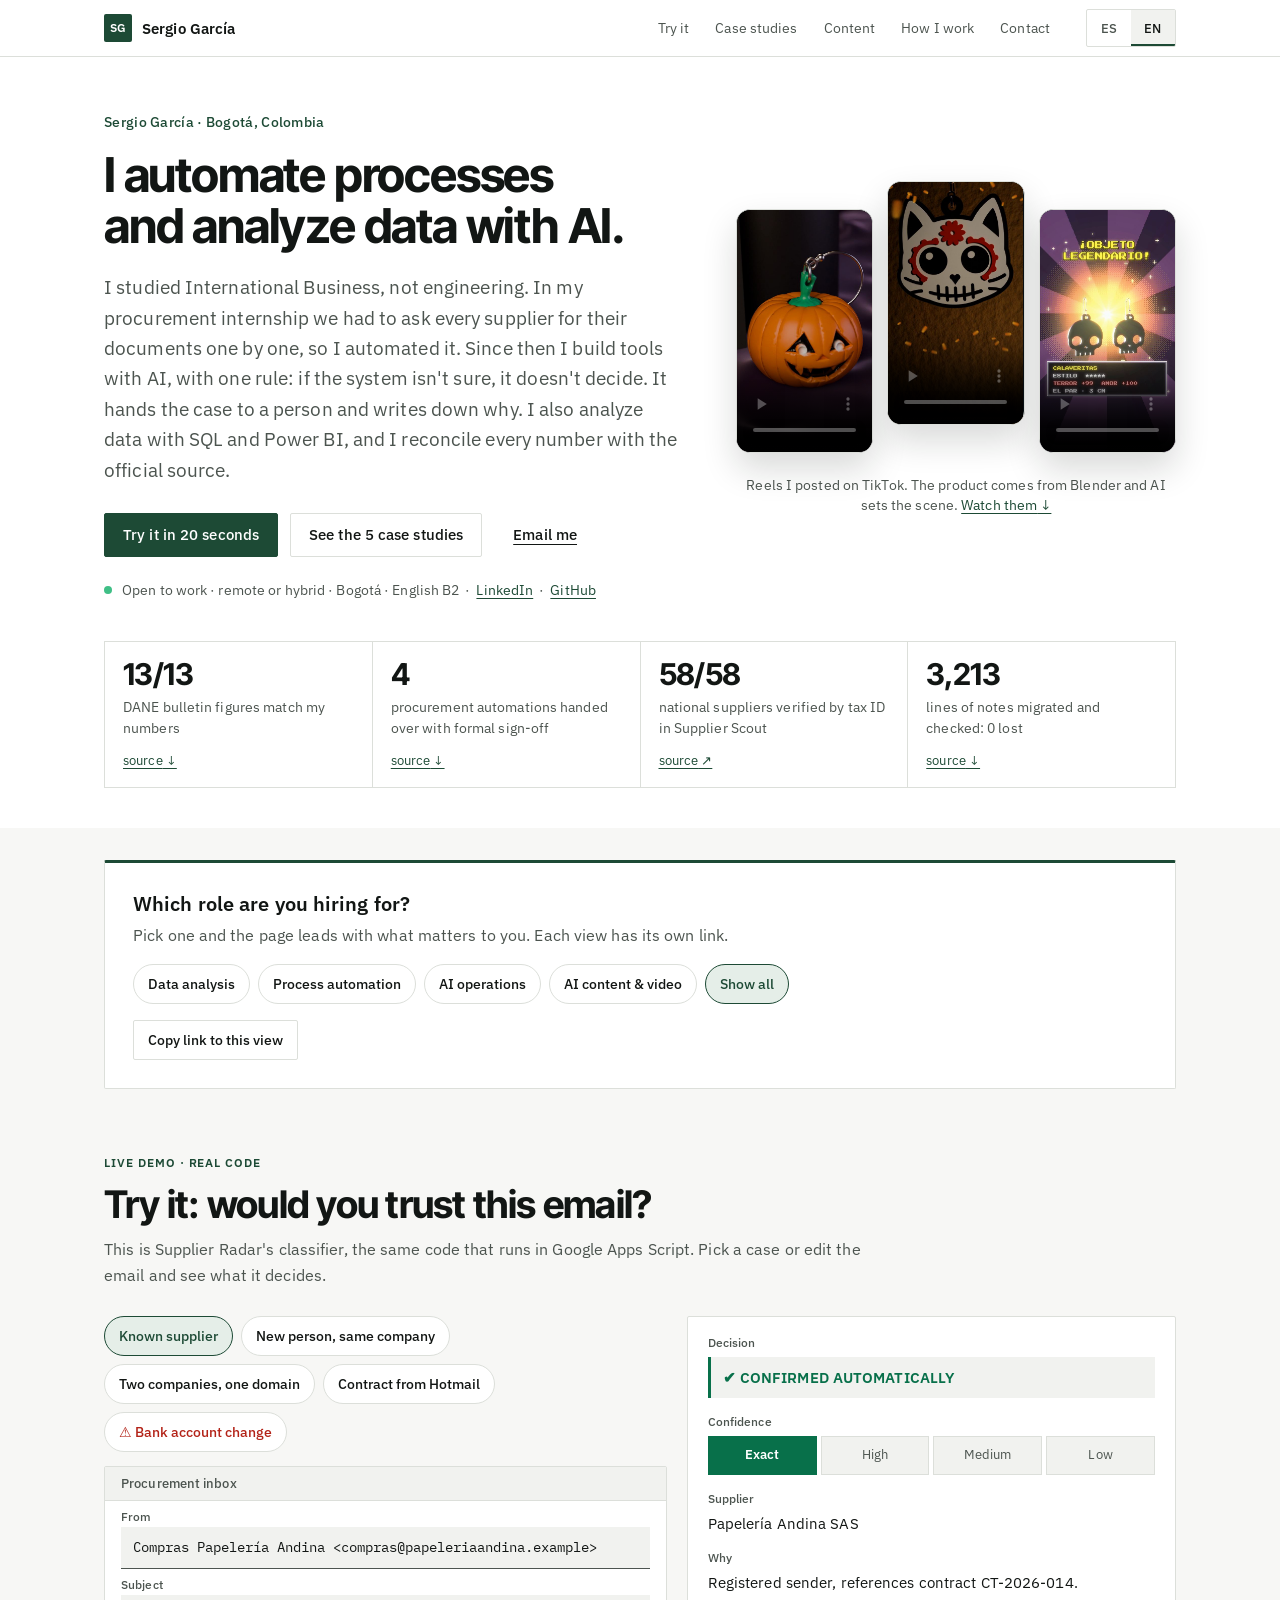
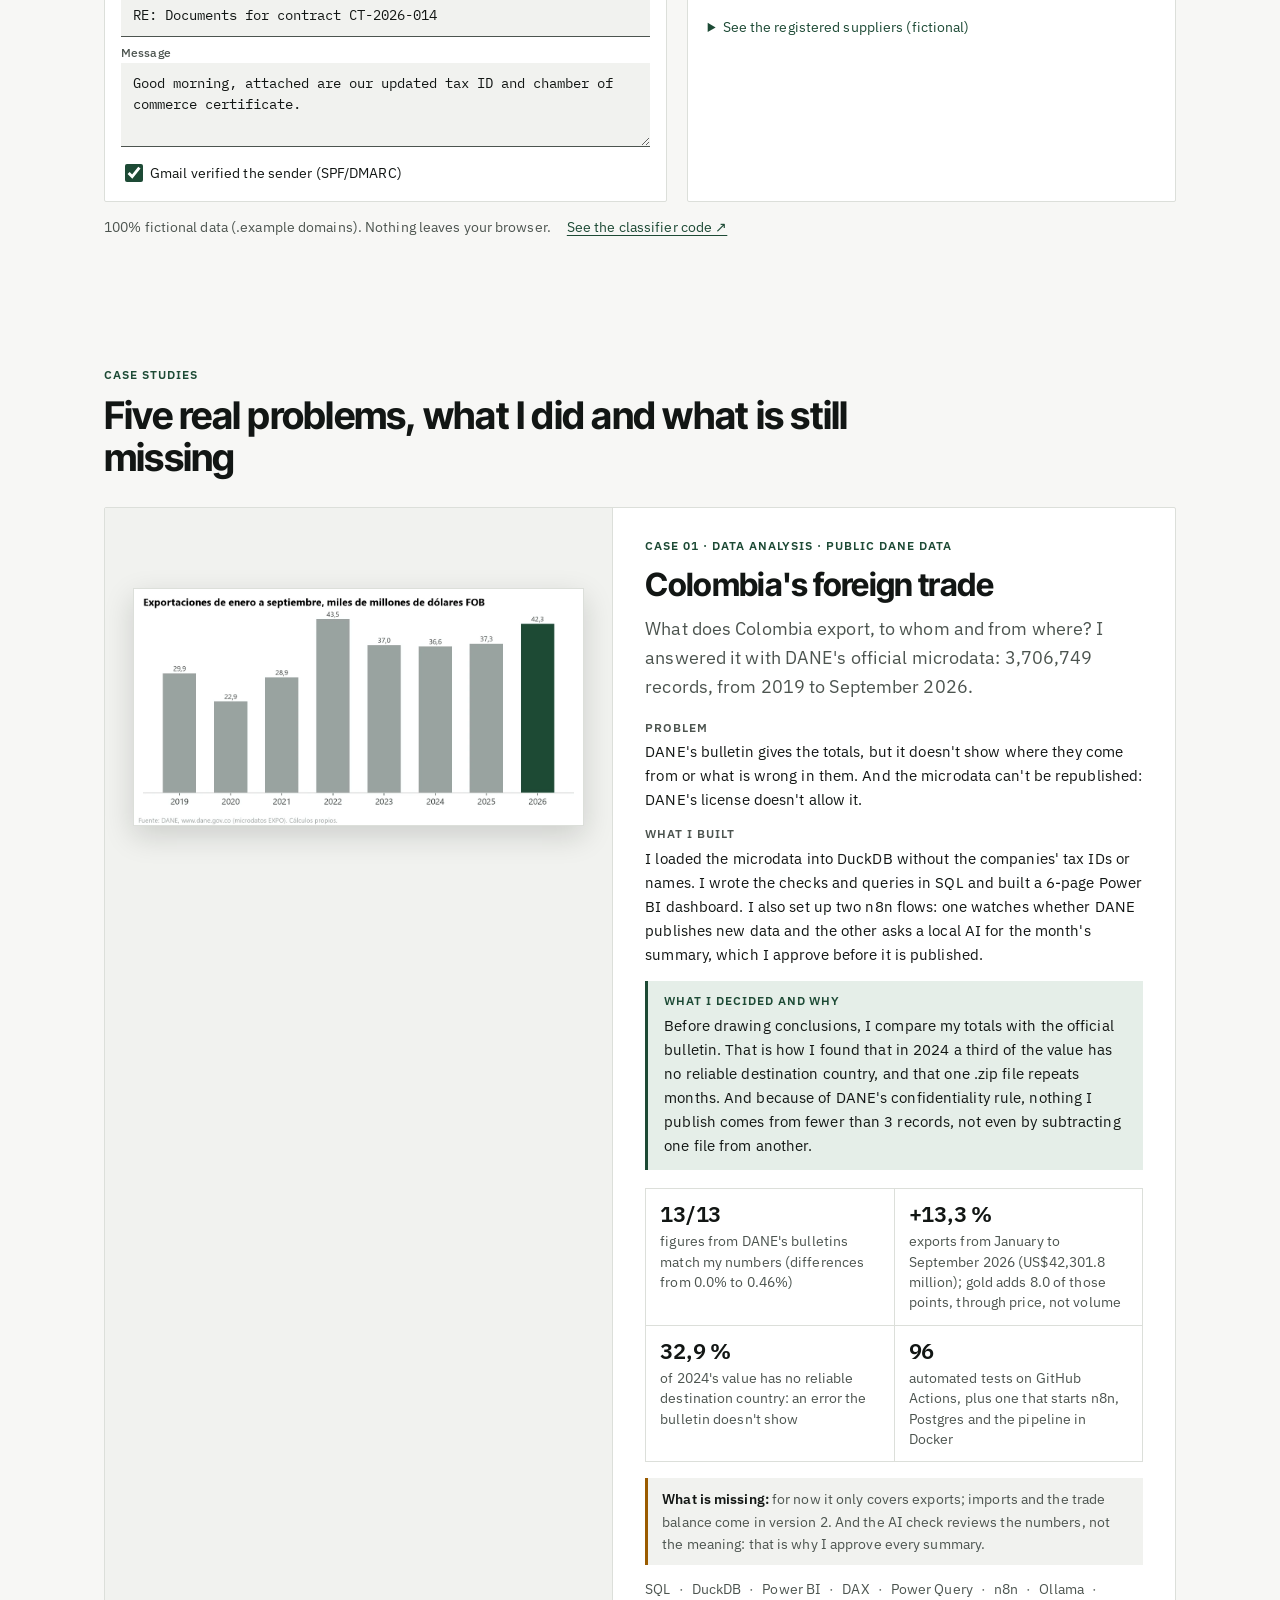
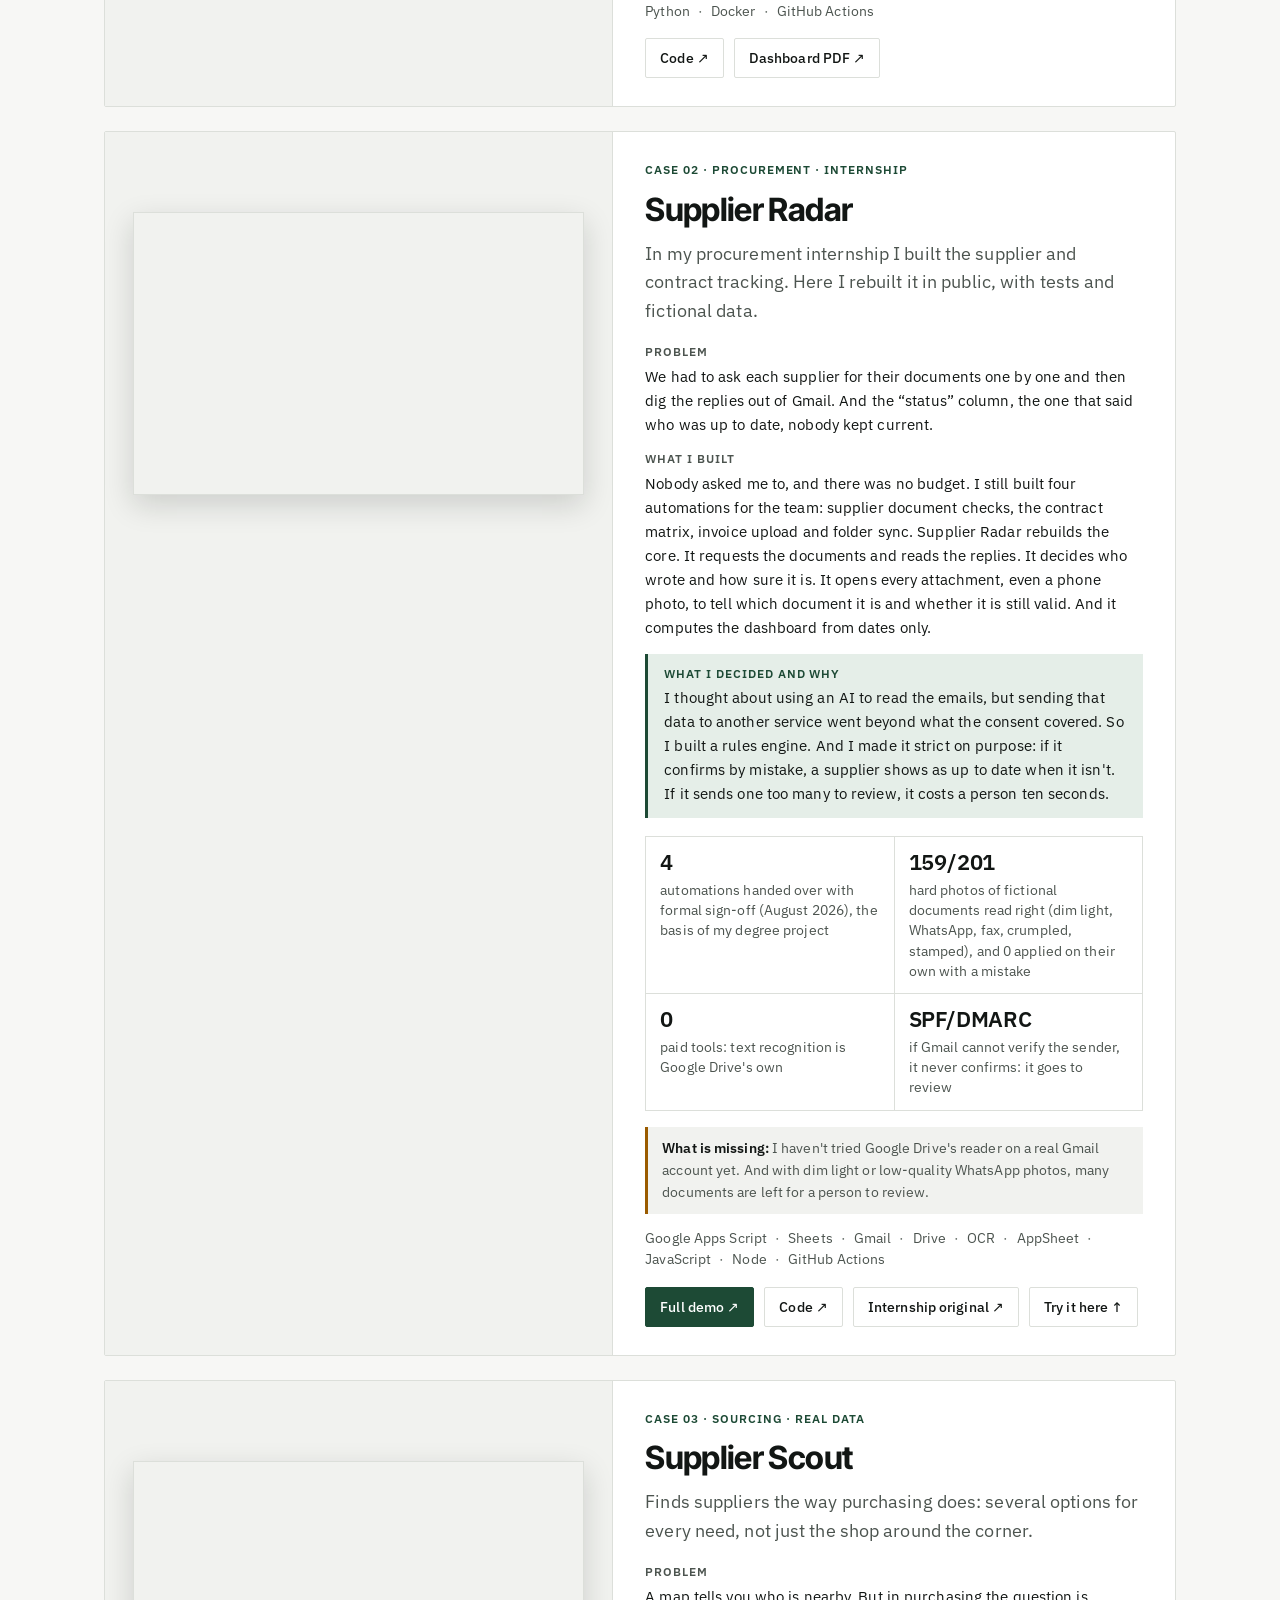
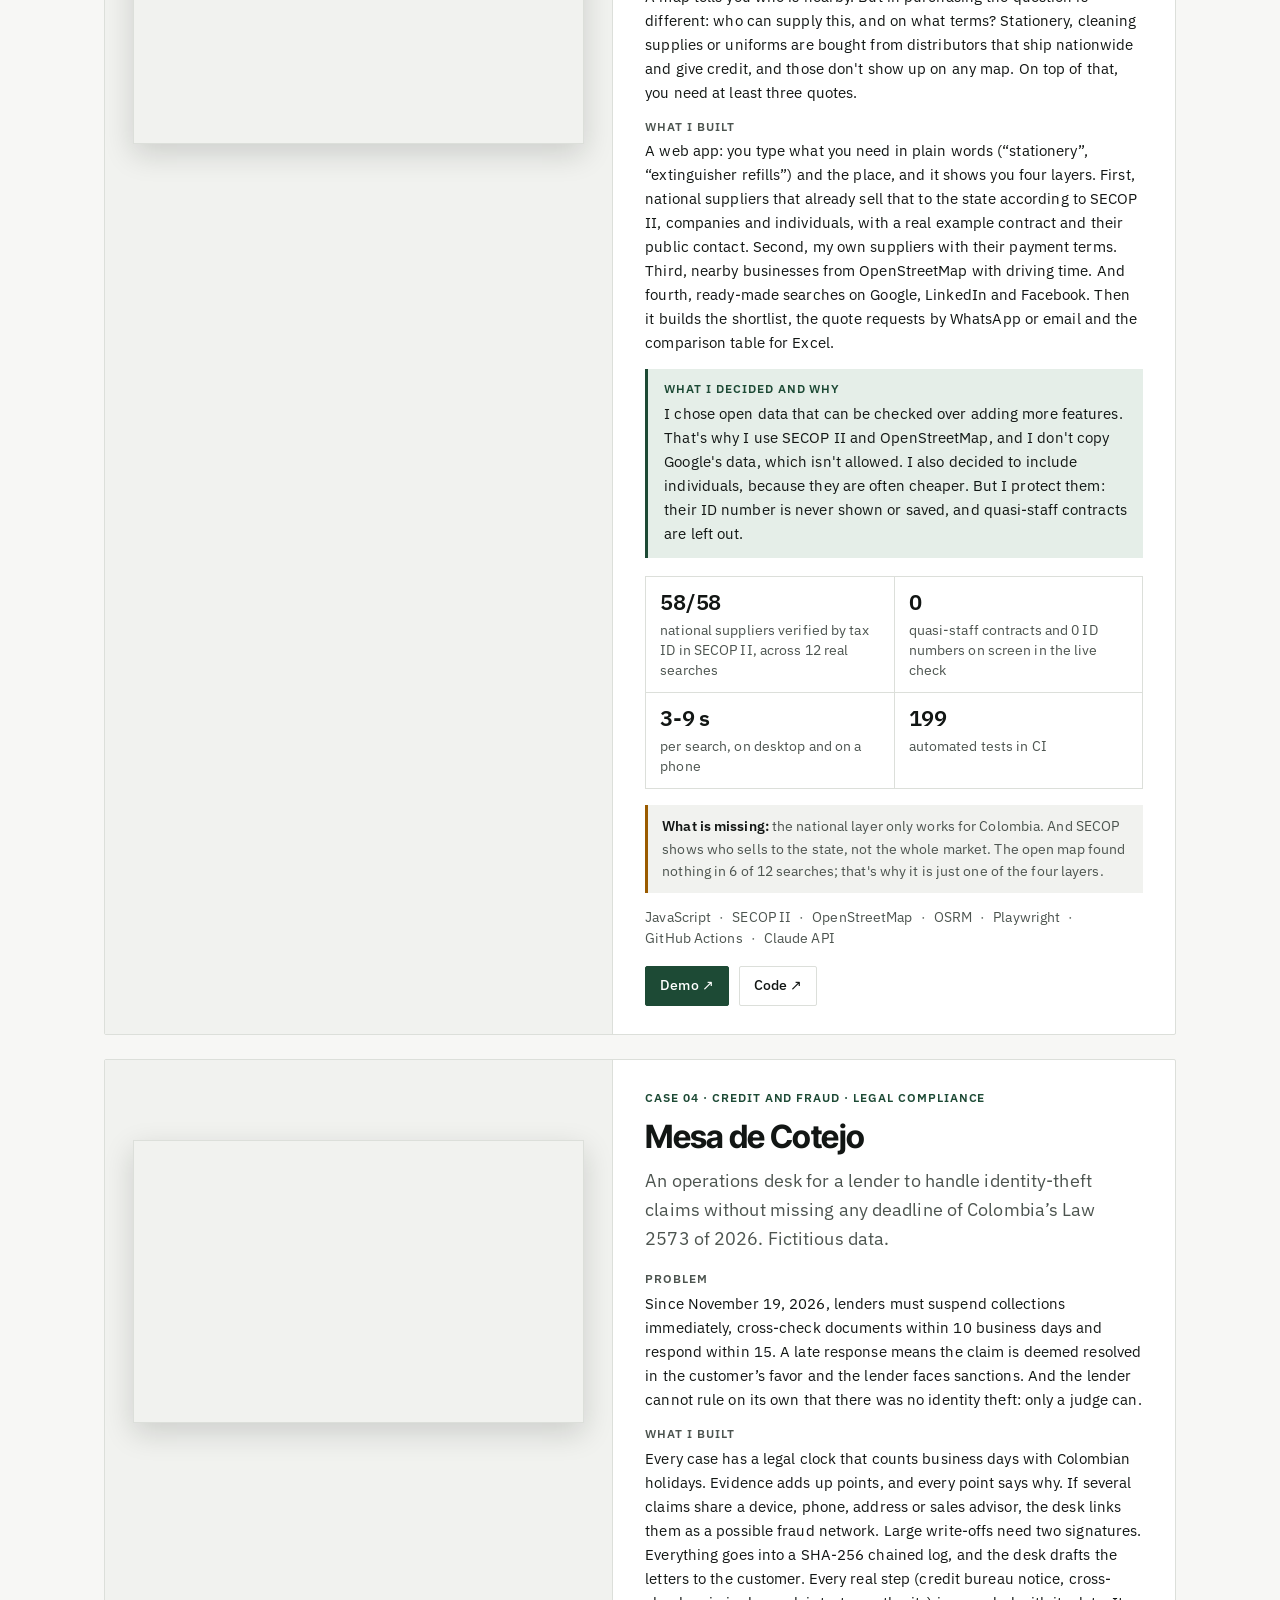
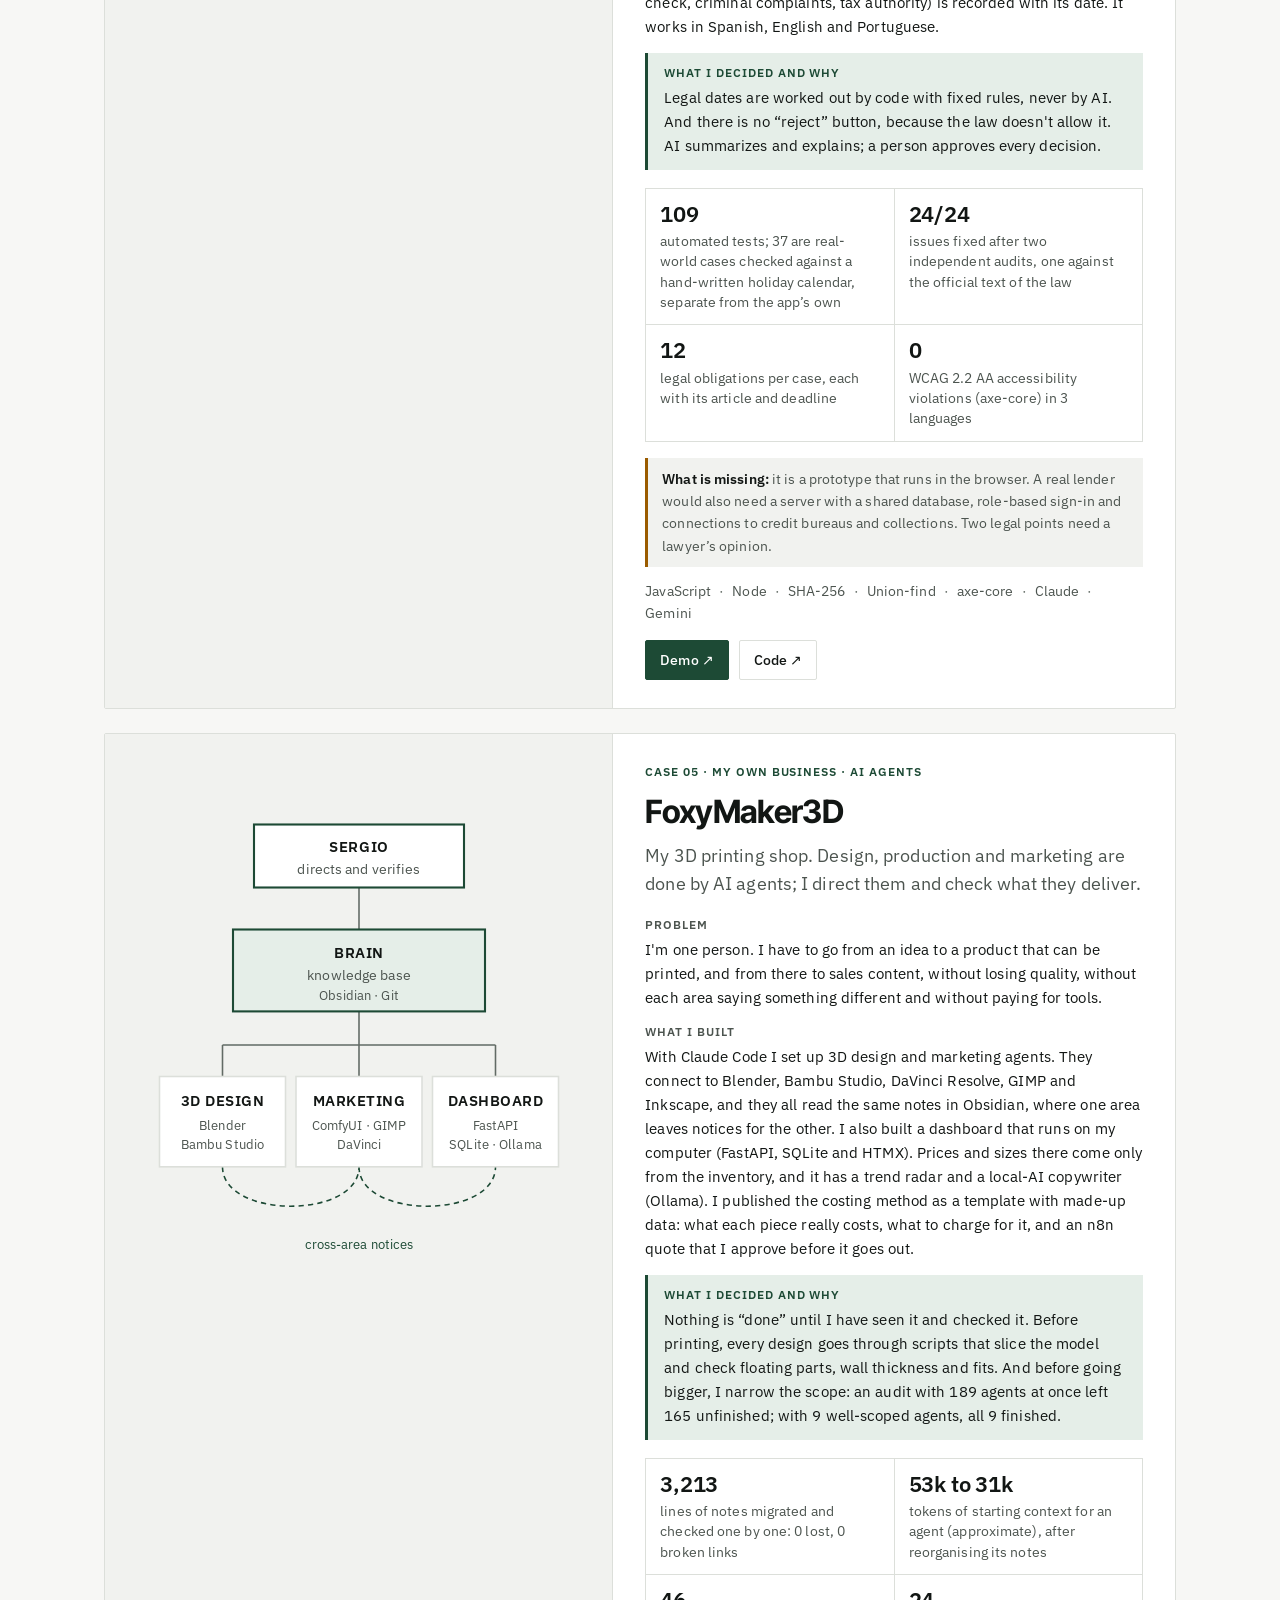
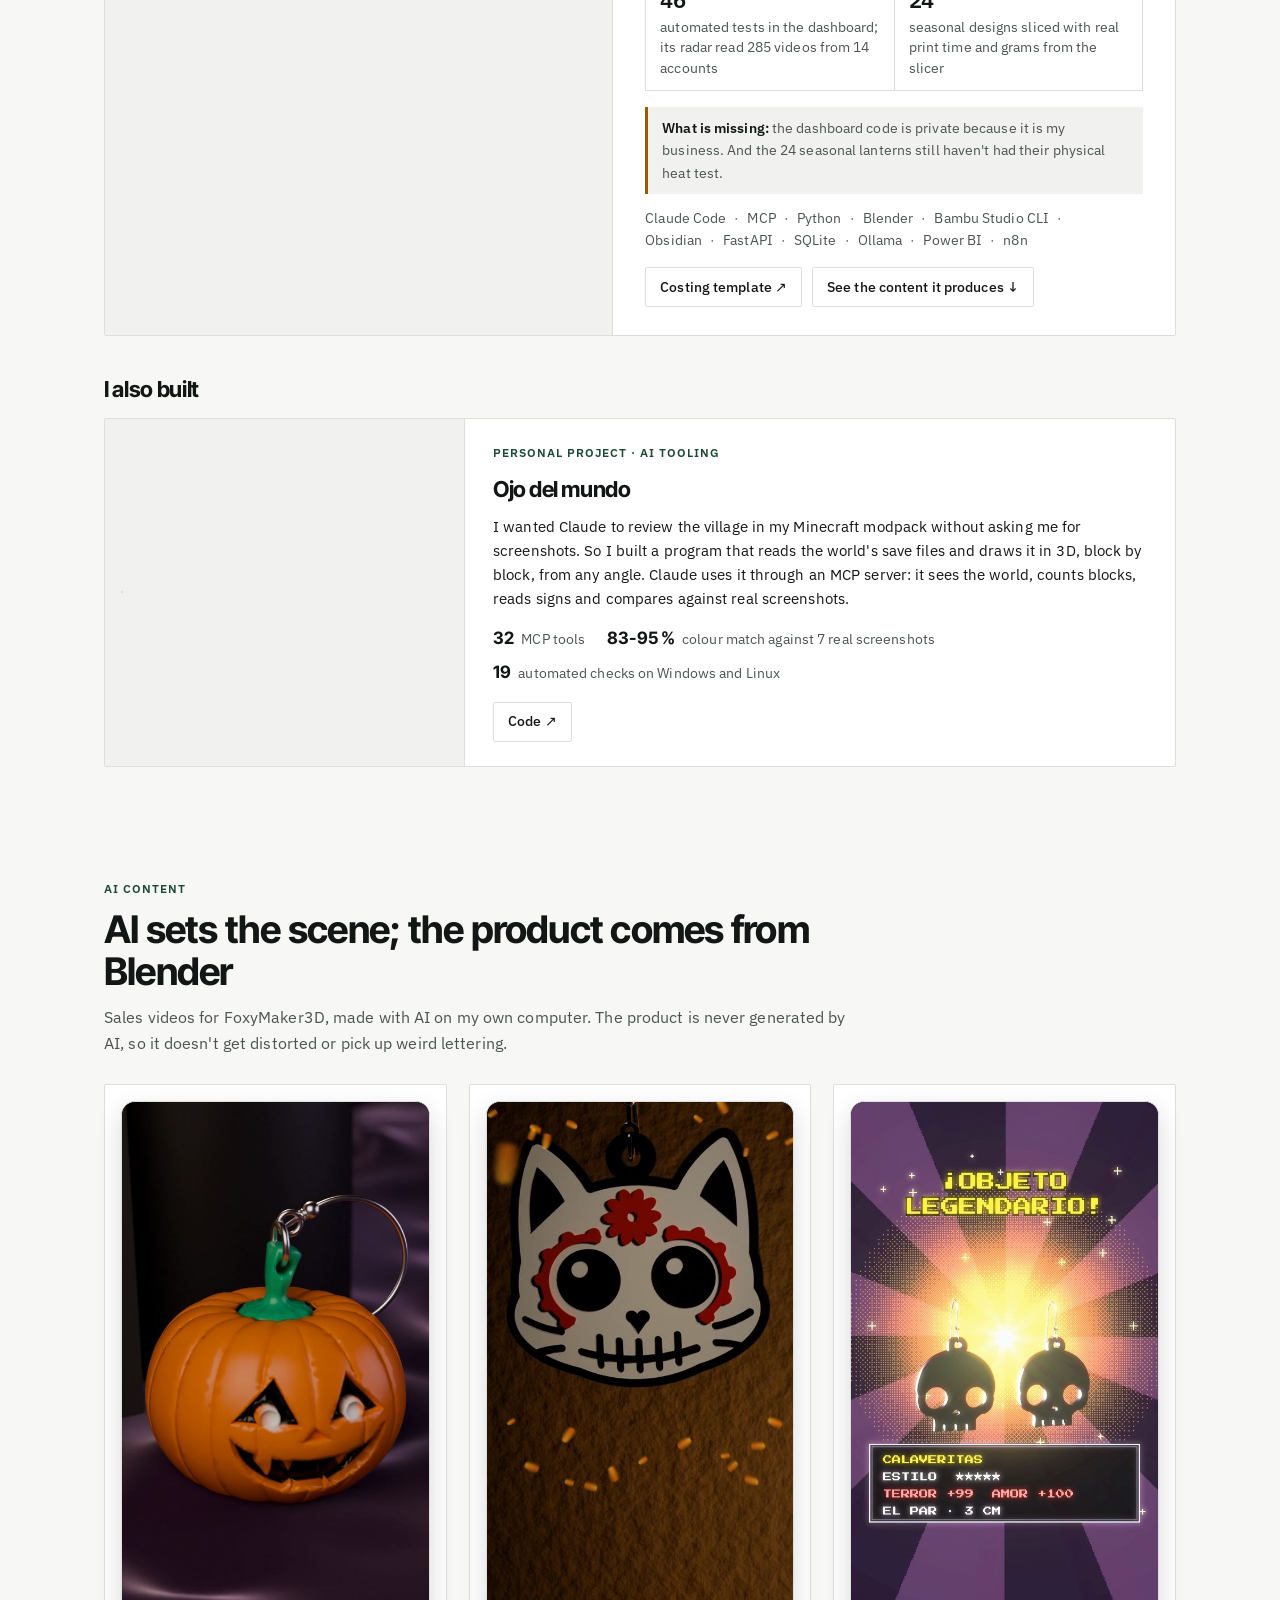
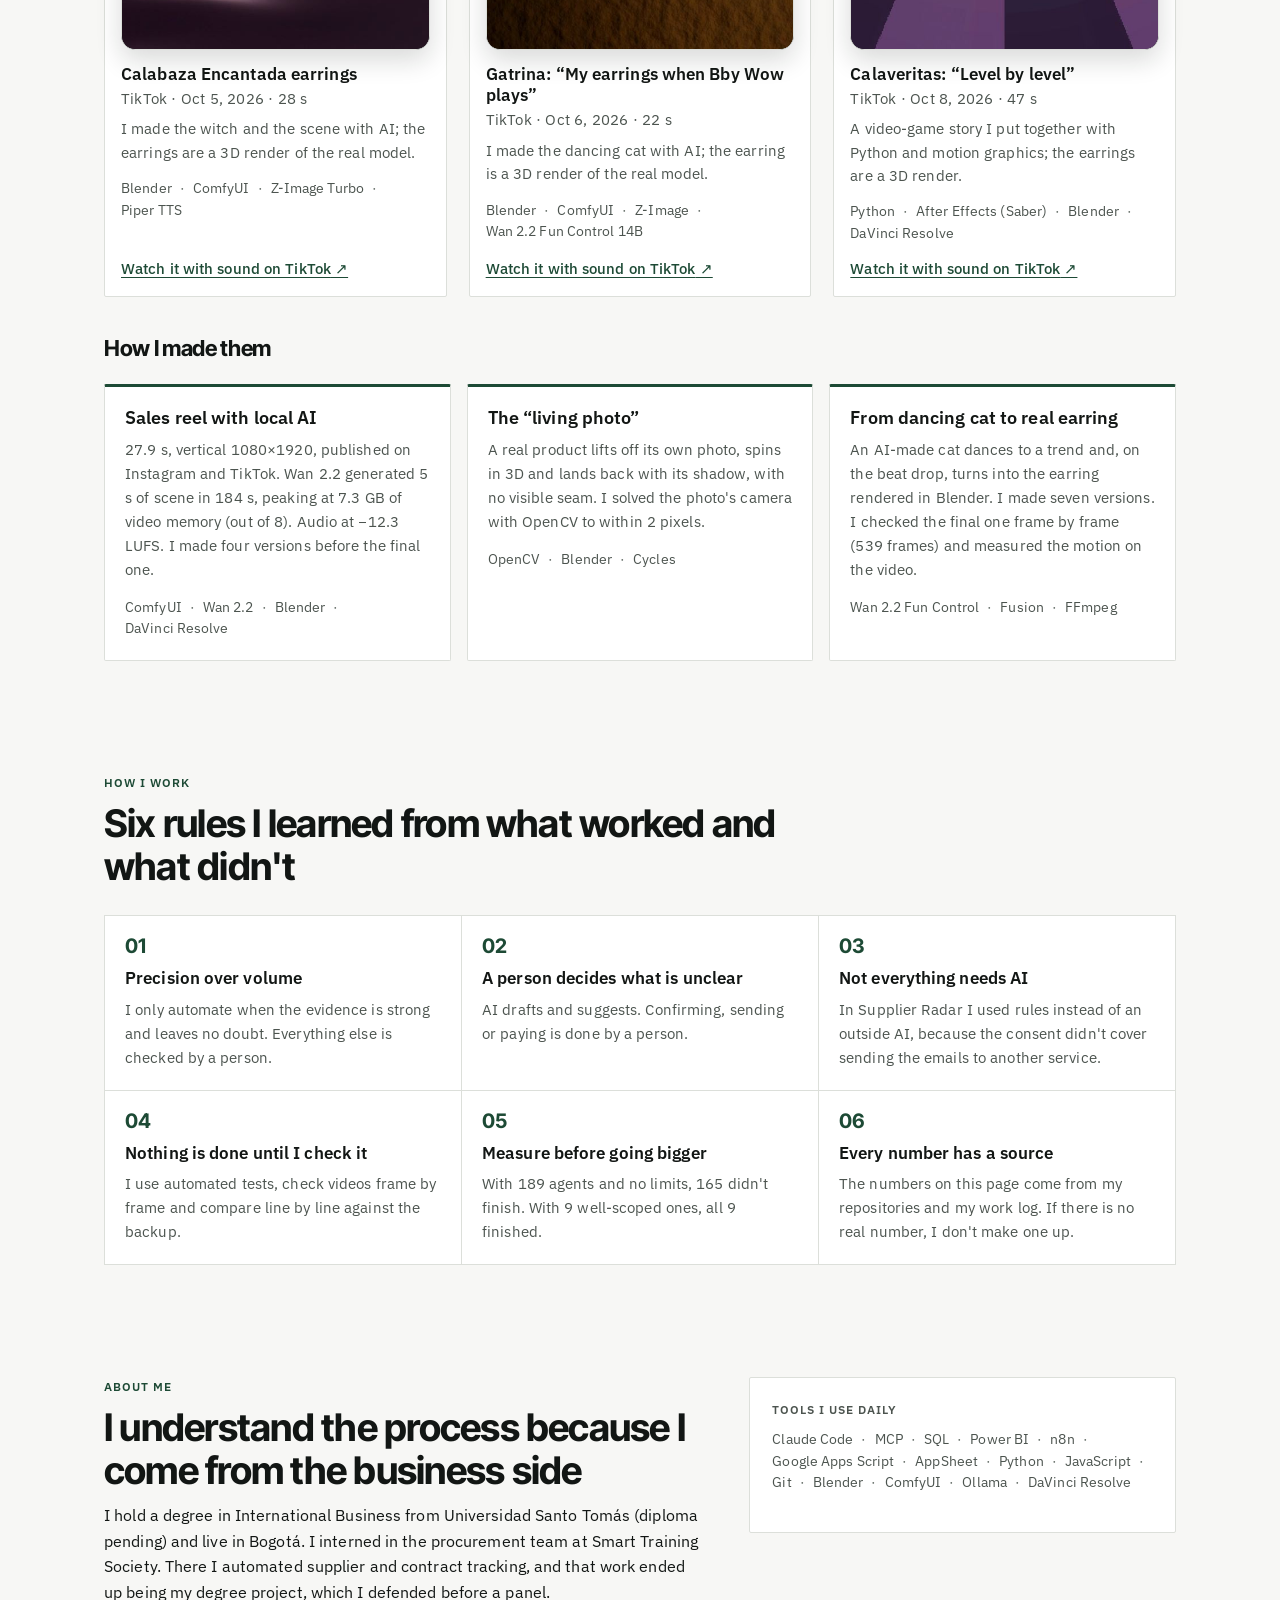
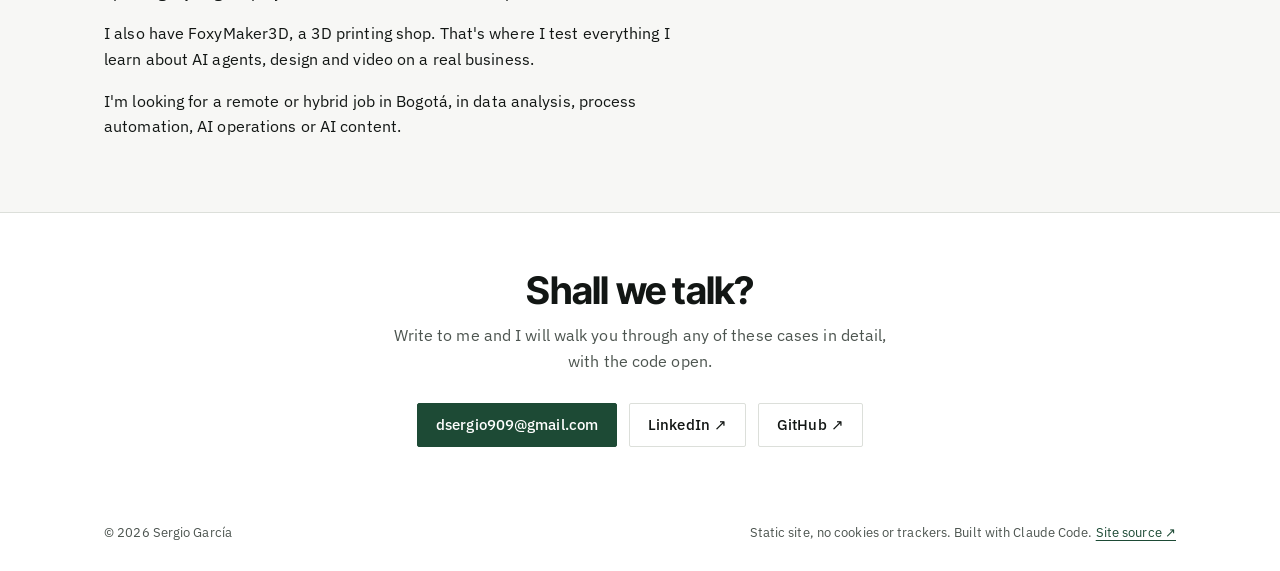
<file: index.html>
<!doctype html>
<html lang="es" class="es">
<head>
<meta charset="utf-8">
<meta name="viewport" content="width=device-width, initial-scale=1">
<meta http-equiv="Content-Security-Policy" content="default-src 'none'; script-src 'self'; style-src 'self'; img-src 'self' data:; media-src 'self'; font-src 'self'; connect-src 'none'; base-uri 'none'; form-action 'none'; manifest-src 'self'">
<meta name="referrer" content="strict-origin-when-cross-origin">
<title>Sergio García · Automatización de procesos, análisis de datos e IA</title>
<meta name="description" content="Portafolio de Sergio García (Bogotá): automatización de procesos, análisis de datos, agentes de IA y contenido con IA. Cinco casos con demo, código y resultados verificables.">
<meta name="author" content="Sergio García">
<meta name="theme-color" content="#f7f7f5">
<link rel="canonical" href="https://dsergio909.github.io/">
<link rel="icon" href="img/favicon.svg" type="image/svg+xml">
<meta property="og:type" content="profile">
<meta property="og:site_name" content="Sergio García">
<meta property="og:title" content="Sergio García · Automatizo procesos y analizo datos con IA">
<meta property="og:description" content="Cinco casos con demo, código y resultados verificables: el comercio exterior de Colombia con SQL y Power BI, Supplier Radar, Supplier Scout, la Mesa de Cotejo y un taller de impresión 3D operado con agentes de IA.">
<meta property="og:url" content="https://dsergio909.github.io/">
<meta property="og:image" content="https://dsergio909.github.io/img/og.png">
<meta property="og:image:width" content="1200">
<meta property="og:image:height" content="630">
<meta property="og:image:alt" content="Sergio García: automatizo procesos y analizo datos con IA. Cinco casos: Comercio exterior, Supplier Radar, Supplier Scout, Mesa de Cotejo y FoxyMaker3D">
<meta property="og:locale" content="es_CO">
<meta property="og:locale:alternate" content="en_US">
<meta name="twitter:card" content="summary_large_image">
<link rel="preload" href="fonts/ibm-plex-sans-latin-400-normal.woff2" as="font" type="font/woff2" crossorigin>
<link rel="preload" href="fonts/ibm-plex-sans-latin-600-normal.woff2" as="font" type="font/woff2" crossorigin>
<link rel="stylesheet" href="css/style.css">
<script type="application/ld+json">
{
  "@context": "https://schema.org",
  "@type": "Person",
  "name": "Sergio García",
  "alternateName": "Sergio David García Celis",
  "url": "https://dsergio909.github.io/",
  "email": "mailto:dsergio909@gmail.com",
  "jobTitle": "Automatización de procesos y análisis de datos con IA",
  "address": { "@type": "PostalAddress", "addressLocality": "Bogotá", "addressCountry": "CO" },
  "alumniOf": { "@type": "CollegeOrUniversity", "name": "Universidad Santo Tomás" },
  "knowsLanguage": ["es", "en"],
  "knowsAbout": ["Automatización de procesos", "Análisis de datos", "SQL", "Power BI", "n8n", "Google Apps Script", "Agentes de IA", "Claude Code", "MCP", "Compras y abastecimiento", "Blender", "DaVinci Resolve"],
  "sameAs": [
    "https://github.com/Dsergio909",
    "https://linkedin.com/in/sergio-david-garcia-celis-836b8a250"
  ]
}
</script>
<script src="js/classifier.js" defer></script>
<script src="js/messages.js" defer></script>
<script src="js/main.js" defer></script>
</head>
<body data-rol="todos">
<a class="skip" href="#contenido-principal"><span class="es">Saltar al contenido</span><span class="en">Skip to content</span></a>

<header class="top">
  <div class="wrap top__in">
    <a class="brand" href="#inicio" aria-label="Sergio García, inicio" data-en-aria-label="Sergio García, home">
      <span class="mark" aria-hidden="true">SG</span>
      <span>Sergio García</span>
    </a>
    <nav class="nav" aria-label="Secciones" data-en-aria-label="Sections">
      <a href="#pruebalo"><span class="es">Pruébalo</span><span class="en">Try it</span></a>
      <a href="#casos"><span class="es">Casos</span><span class="en">Case studies</span></a>
      <a href="#contenido"><span class="es">Contenido</span><span class="en">Content</span></a>
      <a href="#metodo"><span class="es">Cómo trabajo</span><span class="en">How I work</span></a>
      <a href="#contacto"><span class="es">Contacto</span><span class="en">Contact</span></a>
    </nav>
    <div class="lang" role="group" aria-label="Idioma / Language">
      <button type="button" data-lang="es" aria-pressed="true">ES</button>
      <button type="button" data-lang="en" aria-pressed="false">EN</button>
    </div>
  </div>
</header>

<main id="contenido-principal">

<!-- ============ INICIO ============ -->
<section id="inicio" class="hero">
  <div class="wrap">
    <div class="hero__grid">
      <div class="hero__text">
        <p class="kicker">Sergio García · <span class="es">Bogotá, Colombia</span><span class="en">Bogotá, Colombia</span></p>
        <h1>
          <span class="es">Automatizo procesos y analizo datos con IA.</span>
          <span class="en">I automate processes and analyze data with AI.</span>
        </h1>
        <p class="lede">
          <span class="es">Estudié Negocios Internacionales, no ingeniería. En mi práctica de compras había que pedirle los documentos a cada proveedor uno por uno, así que lo automaticé. Desde ahí construyo herramientas con IA, con una regla: si el sistema no está seguro, no decide. Se lo pasa a una persona y deja anotado por qué. También analizo datos con SQL y Power BI, y cada cifra la cuadro con la fuente oficial.</span>
          <span class="en">I studied International Business, not engineering. In my procurement internship we had to ask every supplier for their documents one by one, so I automated it. Since then I build tools with AI, with one rule: if the system isn't sure, it doesn't decide. It hands the case to a person and writes down why. I also analyze data with SQL and Power BI, and I reconcile every number with the official source.</span>
        </p>
        <div class="cta">
          <a class="btn btn--primary" href="#pruebalo"><span class="es">Pruébalo en 20 segundos</span><span class="en">Try it in 20 seconds</span></a>
          <a class="btn" href="#casos"><span class="es">Ver los 5 casos</span><span class="en">See the 5 case studies</span></a>
          <a class="btn btn--ghost" href="mailto:dsergio909@gmail.com"><span class="es">Escríbeme</span><span class="en">Email me</span></a>
        </div>
        <p class="meta-line"><span class="dot" aria-hidden="true"></span><span class="es">Disponible · remoto o híbrido · Bogotá · Inglés B2</span><span class="en">Open to work · remote or hybrid · Bogotá · English B2</span> · <a href="https://linkedin.com/in/sergio-david-garcia-celis-836b8a250" rel="noopener">LinkedIn</a> · <a href="https://github.com/Dsergio909" rel="noopener">GitHub</a></p>
      </div>
<div class="showcase" aria-label="Reels que hice para redes" data-en-aria-label="Reels I made for social media">
        <div class="phone phone--1"><video class="js-loop" muted loop playsinline preload="none" poster="media/reels/calabaza-encantada.jpg" aria-label="Fragmento del reel Aretes Calabaza Encantada, sin sonido" data-en-aria-label="Clip from the reel Calabaza Encantada earrings, no sound"><source src="media/reels/calabaza-encantada-loop.mp4" type="video/mp4"></video></div>
        <div class="phone phone--2"><video class="js-loop" muted loop playsinline preload="none" poster="media/reels/gatrina-bby-wow.jpg" aria-label="Fragmento del reel Gatrina: «Mis aretes cuando suena Bby Wow», sin sonido" data-en-aria-label="Clip from the reel Gatrina: “My earrings when Bby Wow plays”, no sound"><source src="media/reels/gatrina-bby-wow-loop.mp4" type="video/mp4"></video></div>
        <div class="phone phone--3"><video class="js-loop" muted loop playsinline preload="none" poster="media/reels/calaveritas-nivel-por-nivel.jpg" aria-label="Fragmento del reel Calaveritas: «Nivel por nivel», sin sonido" data-en-aria-label="Clip from the reel Calaveritas: “Level by level”, no sound"><source src="media/reels/calaveritas-nivel-por-nivel-loop.mp4" type="video/mp4"></video></div>
        <p class="showcase__cap"><span class="es">Reels que publiqué en TikTok. El producto sale de Blender y la IA pone el ambiente.</span><span class="en">Reels I posted on TikTok. The product comes from Blender and AI sets the scene.</span> <a href="#contenido"><span class="es">Verlos</span><span class="en">Watch them</span> ↓</a></p>
      </div>

    </div>


    <ul class="stats" aria-label="Cifras" data-en-aria-label="Key numbers">
      <li class="stat stat--pink">
        <strong>13/13</strong>
        <span class="es">cifras del boletín del DANE cuadran con mi cálculo</span><span class="en">DANE bulletin figures match my numbers</span>
        <a href="#caso-comercio"><span class="es">fuente</span><span class="en">source</span> ↓</a>
      </li>
      <li class="stat stat--green">
        <strong>4</strong>
        <span class="es">automatizaciones de compras entregadas con acta</span><span class="en">procurement automations handed over with formal sign-off</span>
        <a href="#caso-radar"><span class="es">fuente</span><span class="en">source</span> ↓</a>
      </li>
      <li class="stat stat--blue">
        <strong>58/58</strong>
        <span class="es">proveedores nacionales comprobados por NIT en Supplier Scout</span><span class="en">national suppliers verified by tax ID in Supplier Scout</span>
        <a href="https://github.com/Dsergio909/supplier-scout#what-is-tested-and-what-is-not" rel="noopener"><span class="es">fuente</span><span class="en">source</span> ↗</a>
      </li>
      <li class="stat stat--amber">
        <strong><span class="es">3.213</span><span class="en">3,213</span></strong>
        <span class="es">líneas de notas migradas y verificadas: 0 perdidas</span><span class="en">lines of notes migrated and checked: 0 lost</span>
        <a href="#caso-foxy"><span class="es">fuente</span><span class="en">source</span> ↓</a>
      </li>
    </ul>
  </div>
</section>

<!-- ============ ROL ============ -->
<section id="rol" class="lens" aria-labelledby="rol-titulo">
  <div class="wrap">
    <div class="lens__box">
      <div class="lens__head">
        <h2 id="rol-titulo"><span class="es">¿Qué rol estás cubriendo?</span><span class="en">Which role are you hiring for?</span></h2>
        <p class="muted"><span class="es">Elige uno y la página pone primero lo que te sirve. Cada vista tiene su propio enlace.</span><span class="en">Pick one and the page leads with what matters to you. Each view has its own link.</span></p>
      </div>
      <div class="chips" role="group" aria-label="Rol" data-en-aria-label="Role">
        <button type="button" class="chip" data-rol="datos" aria-pressed="false"><span class="es">Análisis de datos</span><span class="en">Data analysis</span></button>
        <button type="button" class="chip" data-rol="automatizacion" aria-pressed="false"><span class="es">Automatización de procesos</span><span class="en">Process automation</span></button>
        <button type="button" class="chip" data-rol="ia" aria-pressed="false"><span class="es">Operaciones con IA</span><span class="en">AI operations</span></button>
        <button type="button" class="chip" data-rol="contenido" aria-pressed="false"><span class="es">Contenido con IA</span><span class="en">AI content &amp; video</span></button>
        <button type="button" class="chip chip--all" data-rol="todos" aria-pressed="true"><span class="es">Ver todo</span><span class="en">Show all</span></button>
      </div>

      <div class="fit" id="fit-datos">
        <h3><span class="es">Por qué encajo en análisis de datos</span><span class="en">Why I fit a data analysis role</span></h3>
        <ul>
          <li><span class="es">Hice un análisis de punta a punta con los microdatos del DANE: 3,7 millones de registros, SQL, un tablero de Power BI y n8n con IA local.</span><span class="en">I did an end-to-end analysis with DANE's microdata: 3.7 million records, SQL, a Power BI dashboard and n8n with local AI.</span></li>
          <li><span class="es">Antes de concluir, cuadro mis cifras con la fuente oficial. Las 13 cifras del boletín del DANE cuadran, y así encontré errores que el boletín no muestra.</span><span class="en">Before drawing conclusions, I reconcile my numbers with the official source. All 13 figures from DANE's bulletin match, and that is how I found errors the bulletin doesn't show.</span></li>
          <li><span class="es">Conozco compras desde adentro. Hice la práctica en el área, y mis tableros se calculan con las fechas, no con una columna de «estado» que nadie actualiza.</span><span class="en">I know procurement from the inside. I interned in the team, and my dashboards are computed from dates, not from a “status” column nobody updates.</span></li>
        </ul>
        <p class="fit__more"><span class="es">También hice, con datos públicos:</span><span class="en">I also built, with public data:</span> <a href="https://github.com/Dsergio909/olist-logistica-sql" rel="noopener"><span class="es">logística de Olist</span><span class="en">Olist logistics</span> ↗</a> · <a href="https://github.com/Dsergio909/vuelos-colombia" rel="noopener"><span class="es">vuelos en Colombia</span><span class="en">flights in Colombia</span> ↗</a> · <a href="https://github.com/Dsergio909/taller3d-costos" rel="noopener"><span class="es">costos de un taller 3D</span><span class="en">3D workshop costing</span> ↗</a></p>
      </div>
      <div class="fit" id="fit-automatizacion">
        <h3><span class="es">Por qué encajo en automatización de procesos</span><span class="en">Why I fit a process automation role</span></h3>
        <ul>
          <li><span class="es">En mi práctica entregué cuatro automatizaciones de compras, con acta. Las hice con Apps Script, Sheets, Gmail, Drive y AppSheet.</span><span class="en">In my internship I handed over four procurement automations, with formal sign-off. I built them with Apps Script, Sheets, Gmail, Drive and AppSheet.</span></li>
          <li><span class="es">Lo que el sistema no tiene claro le llega a una persona, con la evidencia al lado. Cada decisión queda anotada.</span><span class="en">Whatever the system isn't sure about goes to a person, with the evidence next to it. Every decision gets written down.</span></li>
          <li><span class="es">El código lo escribe Claude Code. Yo defino qué hace falta, reviso y decido. Mis repositorios públicos corren pruebas automáticas cada vez que cambio algo.</span><span class="en">Claude Code writes the code. I decide what is needed, review it and make the calls. My public repositories run automated tests every time I change something.</span></li>
        </ul>
      </div>
      <div class="fit" id="fit-ia">
        <h3><span class="es">Por qué encajo en operaciones con IA</span><span class="en">Why I fit an AI operations role</span></h3>
        <ul>
          <li><span class="es">Trabajo con varios agentes de IA para diseño 3D y marketing, y todos leen las mismas notas. Los conecto a Blender y DaVinci Resolve.</span><span class="en">I work with several AI agents for 3D design and marketing, and they all read the same notes. I connect them to Blender and DaVinci Resolve.</span></li>
          <li><span class="es">A la IA le pongo límites: solo lee, no ve teléfonos ni correos y no puede inventar datos.</span><span class="en">I put limits on the AI: it can only read, it never sees phone numbers or emails, and it can't make up data.</span></li>
          <li><span class="es">Aprendí a medir antes de agrandar: lancé 189 agentes al tiempo y 165 no terminaron. Con 9 bien acotados, terminaron los 9.</span><span class="en">I learned to measure before going bigger: I launched 189 agents at once and 165 didn't finish. With 9 well-scoped ones, all 9 finished.</span></li>
        </ul>
      </div>
      <div class="fit" id="fit-contenido">
        <h3><span class="es">Por qué encajo en contenido con IA</span><span class="en">Why I fit an AI content role</span></h3>
        <ul>
          <li><span class="es">Hago reels de venta con IA que corre en mi computador. El producto sale de Blender, así que la IA nunca lo deforma.</span><span class="en">I make sales reels with AI that runs on my own computer. The product comes from Blender, so the AI never distorts it.</span></li>
          <li><span class="es">Edito en DaVinci Resolve, corto al ritmo de la música y reviso el render cuadro por cuadro.</span><span class="en">I edit in DaVinci Resolve, cut to the beat and check the render frame by frame.</span></li>
          <li><span class="es">También mido lo técnico: cuánta memoria de video usa, cuánto se demora el render y el volumen en LUFS.</span><span class="en">I also measure the technical side: how much video memory it uses, how long the render takes and the loudness in LUFS.</span></li>
        </ul>
      </div>

      <div class="lens__share">
        <button type="button" class="btn btn--small" id="copiar-enlace"><span class="es">Copiar enlace a esta vista</span><span class="en">Copy link to this view</span></button>
        <span class="muted small" id="copiar-estado" role="status" aria-live="polite"></span>
      </div>
    </div>
  </div>
</section>

<div class="flow">

<!-- ============ DEMO ============ -->
<section id="pruebalo" class="block block--demo" aria-labelledby="demo-titulo">
  <div class="wrap">
    <header class="sec-head">
      <p class="eyebrow"><span class="es">Demo en vivo · código real</span><span class="en">Live demo · real code</span></p>
      <h2 id="demo-titulo"><span class="es">Pruébalo: ¿le crees a este correo?</span><span class="en">Try it: would you trust this email?</span></h2>
      <p class="muted"><span class="es">Este es el clasificador de Supplier Radar, el mismo código que corre en Google Apps Script. Elige un caso o cambia el correo y mira qué decide.</span><span class="en">This is Supplier Radar's classifier, the same code that runs in Google Apps Script. Pick a case or edit the email and see what it decides.</span></p>
    </header>

    <div class="demo">
      <div class="demo__left">
        <div class="scenarios" role="group" aria-label="Casos de ejemplo" data-en-aria-label="Example cases">
          <button type="button" class="scn" data-scn="0" aria-pressed="true"><span class="es">Proveedor de siempre</span><span class="en">Known supplier</span></button>
          <button type="button" class="scn" data-scn="1" aria-pressed="false"><span class="es">Alguien nuevo de la empresa</span><span class="en">New person, same company</span></button>
          <button type="button" class="scn" data-scn="2" aria-pressed="false"><span class="es">Dos empresas, un dominio</span><span class="en">Two companies, one domain</span></button>
          <button type="button" class="scn" data-scn="3" aria-pressed="false"><span class="es">Contrato desde Hotmail</span><span class="en">Contract from Hotmail</span></button>
          <button type="button" class="scn scn--alert" data-scn="4" aria-pressed="false"><span class="es">⚠ Cambio de cuenta bancaria</span><span class="en">⚠ Bank account change</span></button>
        </div>

        <form class="mail" id="mail" autocomplete="off" novalidate>
          <div class="mail__bar" aria-hidden="true"><i></i><i></i><i></i><span class="es">Bandeja de compras</span><span class="en">Procurement inbox</span></div>
          <label><span class="mail__k"><span class="es">De</span><span class="en">From</span></span>
            <input id="m-from" type="text" spellcheck="false"></label>
          <label><span class="mail__k"><span class="es">Asunto</span><span class="en">Subject</span></span>
            <input id="m-subject" type="text"></label>
          <label class="mail__body"><span class="mail__k"><span class="es">Mensaje</span><span class="en">Message</span></span>
            <textarea id="m-body" rows="3"></textarea></label>
          <label class="check"><input id="m-verified" type="checkbox" checked>
            <span><span class="es">Gmail verificó al remitente (SPF/DMARC)</span><span class="en">Gmail verified the sender (SPF/DMARC)</span></span></label>
        </form>
      </div>

      <div class="demo__right" aria-live="polite">
        <p class="result__label"><span class="es">Decisión</span><span class="en">Decision</span></p>
        <p class="verdict" id="r-verdict">…</p>
        <p class="result__label"><span class="es">Confianza</span><span class="en">Confidence</span></p>
        <ol class="meter" id="r-meter">
          <li data-tier="exact"><span class="es">Exacta</span><span class="en">Exact</span></li>
          <li data-tier="high"><span class="es">Alta</span><span class="en">High</span></li>
          <li data-tier="medium"><span class="es">Media</span><span class="en">Medium</span></li>
          <li data-tier="low"><span class="es">Baja</span><span class="en">Low</span></li>
        </ol>
        <p class="result__label"><span class="es">Proveedor</span><span class="en">Supplier</span></p>
        <p class="result__val" id="r-supplier">…</p>
        <p class="result__label"><span class="es">Por qué</span><span class="en">Why</span></p>
        <p class="result__val" id="r-why">…</p>
        <p class="alert" id="r-alert" hidden><span class="es">Alerta: alguien podría estar haciéndose pasar por el proveedor. Si Gmail no pudo verificar quién mandó el correo, el sistema nunca lo confirma. Así se frena el fraude de cambio de cuenta bancaria.</span><span class="en">Alert: someone may be pretending to be the supplier. If Gmail couldn't verify who sent the email, the system never confirms it. That is how bank-account-change fraud gets stopped.</span></p>
        <details class="suppliers">
          <summary><span class="es">Ver los proveedores registrados (ficticios)</span><span class="en">See the registered suppliers (fictional)</span></summary>
          <ul id="r-list"></ul>
        </details>
      </div>
    </div>
    <p class="small muted demo__foot"><span class="es">Datos 100&nbsp;% ficticios (dominios .example). Nada sale de tu navegador.</span><span class="en">100% fictional data (.example domains). Nothing leaves your browser.</span>
      <a href="https://github.com/Dsergio909/supplier-radar/blob/main/src/core/classifier.js" rel="noopener"><span class="es">Ver el código del clasificador ↗</span><span class="en">See the classifier code ↗</span></a></p>
  </div>
</section>

<!-- ============ CASOS ============ -->
<section id="casos" class="block" aria-labelledby="casos-titulo">
  <div class="wrap">
    <header class="sec-head">
      <p class="eyebrow"><span class="es">Casos</span><span class="en">Case studies</span></p>
      <h2 id="casos-titulo"><span class="es">Cinco problemas reales, lo que hice y lo que falta</span><span class="en">Five real problems, what I did and what is still missing</span></h2>
    </header>

    <div class="cases">

      <!-- CASO 01 -->
      <article class="case case--comercio" id="caso-comercio" aria-labelledby="t-comercio">
        <div class="case__media">
          <a href="https://github.com/Dsergio909/comercio-exterior-colombia" rel="noopener" aria-label="Abrir el código de Comercio exterior de Colombia" data-en-aria-label="Open the Colombian foreign trade code"><img src="img/caso-comercio.webp" width="1200" height="630" loading="lazy" decoding="async" alt="Exportaciones de Colombia de enero a septiembre, en miles de millones de dólares FOB: de 29,9 en 2019 a 42,3 en 2026" data-en-alt="Colombia's exports from January to September, in billions of US dollars FOB: from 29.9 in 2019 to 42.3 in 2026"></a>
        </div>
        <div class="case__body">
          <p class="eyebrow"><span class="es">Caso 01 · Análisis de datos · Datos públicos del DANE</span><span class="en">Case 01 · Data analysis · Public DANE data</span></p>
          <h3 id="t-comercio"><span class="es">Comercio exterior de Colombia</span><span class="en">Colombia's foreign trade</span></h3>
          <p class="case__lede"><span class="es">¿Qué exporta Colombia, a quién y desde dónde? Lo respondí con los microdatos oficiales del DANE: 3.706.749 registros, de 2019 a septiembre de 2026.</span><span class="en">What does Colombia export, to whom and from where? I answered it with DANE's official microdata: 3,706,749 records, from 2019 to September 2026.</span></p>
          <dl class="case__grid">
            <div><dt><span class="es">Problema</span><span class="en">Problem</span></dt>
              <dd><span class="es">El boletín del DANE da los totales, pero no deja ver de dónde salen ni sus errores. Y los microdatos no se pueden volver a publicar: la licencia del DANE no lo permite.</span><span class="en">DANE's bulletin gives the totals, but it doesn't show where they come from or what is wrong in them. And the microdata can't be republished: DANE's license doesn't allow it.</span></dd></div>
            <div><dt><span class="es">Qué hice</span><span class="en">What I built</span></dt>
              <dd><span class="es">Cargué los microdatos a DuckDB sin el NIT ni el nombre de las empresas. Hice los controles y las consultas en SQL y un tablero de Power BI de 6 páginas. También armé dos flujos en n8n: uno vigila si el DANE publica datos nuevos y otro le pide a una IA local el resumen del mes, que yo apruebo antes de publicarlo.</span><span class="en">I loaded the microdata into DuckDB without the companies' tax IDs or names. I wrote the checks and queries in SQL and built a 6-page Power BI dashboard. I also set up two n8n flows: one watches whether DANE publishes new data and the other asks a local AI for the month's summary, which I approve before it is published.</span></dd></div>
            <div class="case__decision"><dt><span class="es">Lo que decidí y por qué</span><span class="en">What I decided and why</span></dt>
              <dd><span class="es">Antes de concluir, comparo mis totales con el boletín oficial. Así encontré que en 2024 un tercio del valor viene sin un país de destino confiable, y que un .zip trae meses repetidos. Y por la reserva del DANE, nada de lo que publico sale de menos de 3 registros, ni siquiera restando un archivo de otro.</span><span class="en">Before drawing conclusions, I compare my totals with the official bulletin. That is how I found that in 2024 a third of the value has no reliable destination country, and that one .zip file repeats months. And because of DANE's confidentiality rule, nothing I publish comes from fewer than 3 records, not even by subtracting one file from another.</span></dd></div>
          </dl>
          <ul class="results">
            <li><b>13/13</b> <span class="es">cifras de los boletines del DANE cuadran con mi cálculo (diferencias de 0,0 % a 0,46 %)</span><span class="en">figures from DANE's bulletins match my numbers (differences from 0.0% to 0.46%)</span></li>
            <li><b>+13,3&nbsp;%</b> <span class="es">exportaciones de enero a septiembre de 2026 (US$42.301,8 millones); el oro aporta 8,0 de esos puntos, por precio y no por volumen</span><span class="en">exports from January to September 2026 (US$42,301.8 million); gold adds 8.0 of those points, through price, not volume</span></li>
            <li><b>32,9&nbsp;%</b> <span class="es">del valor de 2024 viene sin un país de destino confiable: un error que el boletín no muestra</span><span class="en">of 2024's value has no reliable destination country: an error the bulletin doesn't show</span></li>
            <li><b>96</b> <span class="es">pruebas automáticas en GitHub Actions, y otra que levanta n8n, Postgres y el pipeline en Docker</span><span class="en">automated tests on GitHub Actions, plus one that starts n8n, Postgres and the pipeline in Docker</span></li>
          </ul>
          <p class="gap"><b><span class="es">Lo que falta:</span><span class="en">What is missing:</span></b> <span class="es">por ahora solo están las exportaciones; las importaciones y la balanza van en la versión 2. Y el control de la IA revisa los números, no el sentido: por eso yo apruebo cada resumen.</span><span class="en">for now it only covers exports; imports and the trade balance come in version 2. And the AI check reviews the numbers, not the meaning: that is why I approve every summary.</span></p>
          <ul class="tags" aria-label="Herramientas" data-en-aria-label="Tools">
            <li>SQL</li><li>DuckDB</li><li>Power BI</li><li>DAX</li><li>Power Query</li><li>n8n</li><li>Ollama</li><li>Python</li><li>Docker</li><li>GitHub Actions</li>
          </ul>
          <p class="links">
            <a class="btn btn--small" href="https://github.com/Dsergio909/comercio-exterior-colombia" rel="noopener"><span class="es">Código ↗</span><span class="en">Code ↗</span></a>
            <a class="btn btn--small" href="https://github.com/Dsergio909/comercio-exterior-colombia/blob/main/powerbi/comercio_exterior.pdf" rel="noopener"><span class="es">Tablero en PDF ↗</span><span class="en">Dashboard PDF ↗</span></a>
          </p>
        </div>
      </article>

      <!-- CASO 02 -->
      <article class="case case--radar" id="caso-radar" aria-labelledby="t-radar">
        <div class="case__media">
          <a href="https://dsergio909.github.io/supplier-radar/" rel="noopener" aria-label="Abrir la demo de Supplier Radar" data-en-aria-label="Open the Supplier Radar demo"><img src="img/caso-radar.webp" width="1200" height="750" loading="lazy" decoding="async" alt="Demo de Supplier Radar: un correo con tres adjuntos leídos por dentro; la cámara de comercio se llama «sep2026» pero se expidió hace 61 días, así que no cuenta" data-en-alt="Supplier Radar demo: an email with three attachments read by content; the Chamber of Commerce certificate is named «sep2026» but was issued 61 days ago, so it does not count"></a>
        </div>
        <div class="case__body">
          <p class="eyebrow"><span class="es">Caso 02 · Compras · Práctica profesional</span><span class="en">Case 02 · Procurement · Internship</span></p>
          <h3 id="t-radar">Supplier Radar</h3>
          <p class="case__lede"><span class="es">En mi práctica de compras armé el seguimiento de proveedores y contratos. Aquí lo rehíce en público, con pruebas y datos ficticios.</span><span class="en">In my procurement internship I built the supplier and contract tracking. Here I rebuilt it in public, with tests and fictional data.</span></p>
          <dl class="case__grid">
            <div><dt><span class="es">Problema</span><span class="en">Problem</span></dt>
              <dd><span class="es">Había que pedirle los documentos a cada proveedor uno por uno y después buscar las respuestas en Gmail. Y la columna de «estado», la que decía quién estaba al día, nadie la actualizaba.</span><span class="en">We had to ask each supplier for their documents one by one and then dig the replies out of Gmail. And the “status” column, the one that said who was up to date, nobody kept current.</span></dd></div>
            <div><dt><span class="es">Qué hice</span><span class="en">What I built</span></dt>
              <dd><span class="es">Nadie me lo pidió y no había presupuesto. Igual hice cuatro automatizaciones para el área: revisar los documentos de los proveedores, la matriz de contratos, la carga de facturas y la sincronización de carpetas. Supplier Radar rehace lo principal. Pide los documentos y lee las respuestas. Decide quién escribió y qué tan seguro está. Abre cada adjunto, aunque sea una foto del celular, para saber qué documento es y si sigue vigente. Y el tablero lo calcula solo con fechas.</span><span class="en">Nobody asked me to, and there was no budget. I still built four automations for the team: supplier document checks, the contract matrix, invoice upload and folder sync. Supplier Radar rebuilds the core. It requests the documents and reads the replies. It decides who wrote and how sure it is. It opens every attachment, even a phone photo, to tell which document it is and whether it is still valid. And it computes the dashboard from dates only.</span></dd></div>
            <div class="case__decision"><dt><span class="es">Lo que decidí y por qué</span><span class="en">What I decided and why</span></dt>
              <dd><span class="es">Pensé en usar una IA para leer los correos, pero mandar esos datos a otro servicio se salía de lo que cubría el consentimiento. Por eso armé un motor de reglas. Y lo hice estricto a propósito: si confirma por error, un proveedor queda «al día» sin estarlo. Si manda uno de más a revisión, a la persona le cuesta diez segundos.</span><span class="en">I thought about using an AI to read the emails, but sending that data to another service went beyond what the consent covered. So I built a rules engine. And I made it strict on purpose: if it confirms by mistake, a supplier shows as up to date when it isn't. If it sends one too many to review, it costs a person ten seconds.</span></dd></div>
          </dl>
          <ul class="results">
            <li><b>4</b> <span class="es">automatizaciones entregadas con acta (agosto de 2026), base de mi trabajo de grado</span><span class="en">automations handed over with formal sign-off (August 2026), the basis of my degree project</span></li>
            <li><b>159/201</b> <span class="es">fotos difíciles de documentos ficticios leídas bien (poca luz, WhatsApp, fax, arrugadas, con sello), y 0 aplicadas solas con un error</span><span class="en">hard photos of fictional documents read right (dim light, WhatsApp, fax, crumpled, stamped), and 0 applied on their own with a mistake</span></li>
            <li><b>0</b> <span class="es">herramientas de pago: el reconocimiento de texto es el de Google Drive</span><span class="en">paid tools: text recognition is Google Drive's own</span></li>
            <li><b>SPF/DMARC</b> <span class="es">si Gmail no verifica al remitente, nunca confirma: lo manda a revisión</span><span class="en">if Gmail cannot verify the sender, it never confirms: it goes to review</span></li>
          </ul>
          <p class="gap"><b><span class="es">Lo que falta:</span><span class="en">What is missing:</span></b> <span class="es">todavía no he probado el lector de Google Drive en un Gmail real. Y con poca luz o con fotos de WhatsApp en baja calidad, muchos documentos se quedan para que los revise una persona.</span><span class="en">I haven't tried Google Drive's reader on a real Gmail account yet. And with dim light or low-quality WhatsApp photos, many documents are left for a person to review.</span></p>
          <ul class="tags" aria-label="Herramientas" data-en-aria-label="Tools">
            <li>Google Apps Script</li><li>Sheets</li><li>Gmail</li><li>Drive</li><li>OCR</li><li>AppSheet</li><li>JavaScript</li><li>Node</li><li>GitHub Actions</li>
          </ul>
          <p class="links">
            <a class="btn btn--small btn--primary" href="https://dsergio909.github.io/supplier-radar/" rel="noopener"><span class="es">Demo completa ↗</span><span class="en">Full demo ↗</span></a>
            <a class="btn btn--small" href="https://github.com/Dsergio909/supplier-radar" rel="noopener"><span class="es">Código ↗</span><span class="en">Code ↗</span></a>
            <a class="btn btn--small" href="https://github.com/Dsergio909/sagrilaft-compras-automation" rel="noopener"><span class="es">Original de la práctica ↗</span><span class="en">Internship original ↗</span></a>
            <a class="btn btn--small btn--ghost" href="#pruebalo"><span class="es">Probarlo aquí ↑</span><span class="en">Try it here ↑</span></a>
          </p>
        </div>
      </article>

      <!-- CASO 03 -->
      <article class="case case--scout" id="caso-scout" aria-labelledby="t-scout">
        <div class="case__media">
          <a href="https://dsergio909.github.io/supplier-scout/" rel="noopener" aria-label="Abrir la demo de Supplier Scout" data-en-aria-label="Open the Supplier Scout demo"><img src="img/caso-scout.webp" width="1200" height="750" loading="lazy" decoding="async" alt="Búsqueda real en Supplier Scout: dotación de aseo y papelería en Bogotá; proveedores nacionales de SECOP II que venden ambas cosas, con su alcance, contratos y un contrato de ejemplo (contactos difuminados)" data-en-alt="A real Supplier Scout search: cleaning and office supplies in Bogotá; national suppliers from SECOP II that sell both, with their reach, contracts and an example contract (contacts blurred)"></a>
        </div>
        <div class="case__body">
          <p class="eyebrow"><span class="es">Caso 03 · Abastecimiento · Datos reales</span><span class="en">Case 03 · Sourcing · Real data</span></p>
          <h3 id="t-scout">Supplier Scout</h3>
          <p class="case__lede"><span class="es">Busca proveedores como lo hace compras: varias opciones para cada necesidad, no solo el negocio de la esquina.</span><span class="en">Finds suppliers the way purchasing does: several options for every need, not just the shop around the corner.</span></p>
          <dl class="case__grid">
            <div><dt><span class="es">Problema</span><span class="en">Problem</span></dt>
              <dd><span class="es">Un mapa te dice quién está cerca. Pero en compras la pregunta es otra: ¿quién me surte y en qué condiciones? La papelería, el aseo o la dotación se le compran a distribuidores que despachan a todo el país y dan crédito, y esos no salen en ningún mapa. Además, hay que tener por lo menos tres cotizaciones.</span><span class="en">A map tells you who is nearby. But in purchasing the question is different: who can supply this, and on what terms? Stationery, cleaning supplies or uniforms are bought from distributors that ship nationwide and give credit, and those don't show up on any map. On top of that, you need at least three quotes.</span></dd></div>
            <div><dt><span class="es">Qué hice</span><span class="en">What I built</span></dt>
              <dd><span class="es">Una app web: escribes lo que necesitas en palabras normales («papelería», «recarga de extintores») y el lugar, y te muestra cuatro capas. Primero, los proveedores nacionales que ya le venden eso al Estado según SECOP II, empresas y personas naturales, con un contrato real de ejemplo y su contacto público. Segundo, mis proveedores con sus condiciones de pago. Tercero, negocios cercanos de OpenStreetMap con el tiempo en carro. Y cuarto, búsquedas listas en Google, LinkedIn y Facebook. Después arma la lista corta, los pedidos de cotización por WhatsApp o correo y el cuadro comparativo para Excel.</span><span class="en">A web app: you type what you need in plain words (“stationery”, “extinguisher refills”) and the place, and it shows you four layers. First, national suppliers that already sell that to the state according to SECOP II, companies and individuals, with a real example contract and their public contact. Second, my own suppliers with their payment terms. Third, nearby businesses from OpenStreetMap with driving time. And fourth, ready-made searches on Google, LinkedIn and Facebook. Then it builds the shortlist, the quote requests by WhatsApp or email and the comparison table for Excel.</span></dd></div>
            <div class="case__decision"><dt><span class="es">Lo que decidí y por qué</span><span class="en">What I decided and why</span></dt>
              <dd><span class="es">Preferí datos abiertos que se puedan comprobar antes que meter más funciones. Por eso uso SECOP II y OpenStreetMap, y no copio datos de Google, que no lo permite. También decidí incluir a las personas naturales, porque muchas veces son más baratas. Pero las protejo: su cédula nunca se muestra ni se guarda, y los contratos de «apoyo a la gestión» quedan por fuera.</span><span class="en">I chose open data that can be checked over adding more features. That's why I use SECOP II and OpenStreetMap, and I don't copy Google's data, which isn't allowed. I also decided to include individuals, because they are often cheaper. But I protect them: their ID number is never shown or saved, and quasi-staff contracts are left out.</span></dd></div>
          </dl>
          <ul class="results">
            <li><b>58/58</b> <span class="es">proveedores nacionales comprobados por NIT en SECOP II, en 12 búsquedas reales</span><span class="en">national suppliers verified by tax ID in SECOP II, across 12 real searches</span></li>
            <li><b>0</b> <span class="es">contratos de personal de apoyo y 0 cédulas en pantalla en la prueba en vivo</span><span class="en">quasi-staff contracts and 0 ID numbers on screen in the live check</span></li>
            <li><b>3-9 s</b> <span class="es">por búsqueda, en computador y en celular</span><span class="en">per search, on desktop and on a phone</span></li>
            <li><b>199</b> <span class="es">pruebas automáticas en integración continua</span><span class="en">automated tests in CI</span></li>
          </ul>
          <p class="gap"><b><span class="es">Lo que falta:</span><span class="en">What is missing:</span></b> <span class="es">la capa nacional solo sirve para Colombia. Y SECOP muestra a quién le vende al Estado, no todo el mercado. El mapa abierto no encontró nada en 6 de 12 búsquedas; por eso es solo una de las cuatro capas.</span><span class="en">the national layer only works for Colombia. And SECOP shows who sells to the state, not the whole market. The open map found nothing in 6 of 12 searches; that's why it is just one of the four layers.</span></p>
          <ul class="tags" aria-label="Herramientas" data-en-aria-label="Tools">
            <li>JavaScript</li><li>SECOP II</li><li>OpenStreetMap</li><li>OSRM</li><li>Playwright</li><li>GitHub Actions</li><li>Claude API</li>
          </ul>
          <p class="links">
            <a class="btn btn--small btn--primary" href="https://dsergio909.github.io/supplier-scout/" rel="noopener"><span class="es">Demo ↗</span><span class="en">Demo ↗</span></a>
            <a class="btn btn--small" href="https://github.com/Dsergio909/supplier-scout" rel="noopener"><span class="es">Código ↗</span><span class="en">Code ↗</span></a>
          </p>
        </div>
      </article>

      <!-- CASO 04 -->
      <article class="case case--cotejo" id="caso-cotejo" aria-labelledby="t-cotejo">
        <div class="case__media">
          <a href="https://dsergio909.github.io/mesa-de-cotejo/" rel="noopener" aria-label="Abrir la demo de la Mesa de Cotejo" data-en-aria-label="Open the Cotejo Desk demo"><img src="img/caso-cotejo.webp" width="1200" height="750" loading="lazy" decoding="async" alt="Mesa de Cotejo: un reclamo en riesgo de silencio en el día hábil 14, con su reloj legal, la recomendación y el aviso de doble firma" data-en-alt="Cotejo Desk: a claim at risk of deemed approval on business day 14, with its legal clock, the recommendation and the two-signature notice"></a>
        </div>
        <div class="case__body">
          <p class="eyebrow"><span class="es">Caso 04 · Crédito y fraude · Cumplimiento legal</span><span class="en">Case 04 · Credit and fraud · Legal compliance</span></p>
          <h3 id="t-cotejo">Mesa de Cotejo</h3>
          <p class="case__lede"><span class="es">Una mesa de trabajo para que una entidad de crédito atienda los reclamos por suplantación de identidad sin que se le venza ningún plazo de la Ley 2573 de 2026. Con datos ficticios.</span><span class="en">An operations desk for a lender to handle identity-theft claims without missing any deadline of Colombia’s Law 2573 of 2026. Fictitious data.</span></p>
          <dl class="case__grid">
            <div><dt><span class="es">Problema</span><span class="en">Problem</span></dt>
              <dd><span class="es">Desde el 19 de noviembre de 2026, quien da crédito tiene que suspender el cobro de inmediato, cotejar los documentos en 10 días hábiles y responder en 15. Si no responde a tiempo, el reclamo se entiende resuelto a favor del cliente y la entidad se expone a sanción. Y no puede decidir sola que no hubo suplantación: eso lo decide un juez.</span><span class="en">Since November 19, 2026, lenders must suspend collections immediately, cross-check documents within 10 business days and respond within 15. A late response means the claim is deemed resolved in the customer’s favor and the lender faces sanctions. And the lender cannot rule on its own that there was no identity theft: only a judge can.</span></dd></div>
            <div><dt><span class="es">Qué hice</span><span class="en">What I built</span></dt>
              <dd><span class="es">Cada caso tiene un reloj legal que cuenta días hábiles con los festivos de Colombia. La evidencia suma puntos, y cada punto dice por qué. Si varios reclamos comparten dispositivo, teléfono, dirección o asesor, la mesa los une como una posible red de fraude. Las exoneraciones grandes necesitan dos firmas. Todo queda en una bitácora encadenada con SHA-256, y la mesa deja listos los borradores de las cartas al cliente. Cada paso real (aviso a centrales, cotejo, denuncias, DIAN) se registra con su fecha. Funciona en español, inglés y portugués.</span><span class="en">Every case has a legal clock that counts business days with Colombian holidays. Evidence adds up points, and every point says why. If several claims share a device, phone, address or sales advisor, the desk links them as a possible fraud network. Large write-offs need two signatures. Everything goes into a SHA-256 chained log, and the desk drafts the letters to the customer. Every real step (credit bureau notice, cross-check, criminal complaints, tax authority) is recorded with its date. It works in Spanish, English and Portuguese.</span></dd></div>
            <div class="case__decision"><dt><span class="es">Lo que decidí y por qué</span><span class="en">What I decided and why</span></dt>
              <dd><span class="es">Las fechas legales las calcula el código con reglas fijas, nunca la IA. Y no hay botón de «rechazar», porque la ley no lo permite. La IA resume y explica; cada decisión la aprueba una persona.</span><span class="en">Legal dates are worked out by code with fixed rules, never by AI. And there is no “reject” button, because the law doesn't allow it. AI summarizes and explains; a person approves every decision.</span></dd></div>
          </dl>
          <ul class="results">
            <li><b>109</b> <span class="es">pruebas automáticas; 37 son casos reales comparados con un calendario de festivos escrito a mano, aparte del de la app</span><span class="en">automated tests; 37 are real-world cases checked against a hand-written holiday calendar, separate from the app’s own</span></li>
            <li><b>24/24</b> <span class="es">fallas corregidas tras dos auditorías independientes, una con el texto oficial de la ley</span><span class="en">issues fixed after two independent audits, one against the official text of the law</span></li>
            <li><b>12</b> <span class="es">obligaciones legales por caso, cada una con su artículo y su fecha límite</span><span class="en">legal obligations per case, each with its article and deadline</span></li>
            <li><b>0</b> <span class="es">fallas de accesibilidad WCAG 2.2 AA (axe-core) en 3 idiomas</span><span class="en">WCAG 2.2 AA accessibility violations (axe-core) in 3 languages</span></li>
          </ul>
          <p class="gap"><b><span class="es">Lo que falta:</span><span class="en">What is missing:</span></b> <span class="es">es un prototipo que corre en el navegador. Para usarlo en una entidad de verdad le falta un servidor con base de datos compartida e inicio de sesión con roles. También, la conexión con las centrales de riesgo y la cobranza. Y dos puntos de la ley necesitan la opinión de un abogado.</span><span class="en">it is a prototype that runs in the browser. A real lender would also need a server with a shared database, role-based sign-in and connections to credit bureaus and collections. Two legal points need a lawyer’s opinion.</span></p>
          <ul class="tags" aria-label="Herramientas" data-en-aria-label="Tools">
            <li>JavaScript</li><li>Node</li><li>SHA-256</li><li>Union-find</li><li>axe-core</li><li>Claude</li><li>Gemini</li>
          </ul>
          <p class="links">
            <a class="btn btn--small btn--primary" href="https://dsergio909.github.io/mesa-de-cotejo/" rel="noopener"><span class="es">Demo ↗</span><span class="en">Demo ↗</span></a>
            <a class="btn btn--small" href="https://github.com/Dsergio909/mesa-de-cotejo" rel="noopener"><span class="es">Código ↗</span><span class="en">Code ↗</span></a>
          </p>
        </div>
      </article>

      <!-- CASO 05 -->
      <article class="case case--foxy" id="caso-foxy" aria-labelledby="t-foxy">
        <div class="case__media case__media--diagram">
          <svg viewBox="0 0 400 430" role="img" aria-labelledby="dg-t" class="diagram">
            <title id="dg-t" data-en-text="Sergio directs and verifies; a knowledge base coordinates a 3D design agent, a marketing agent and a local dashboard">Sergio dirige y verifica; una base de conocimiento coordina a un agente de diseño 3D, uno de marketing y un panel local</title>
            <g class="dg-lines">
              <path d="M200 70 V110"/><path d="M200 188 V220 M70 220 H330 M70 220 V250 M200 220 V250 M330 220 V250"/>
              <path class="dg-cross" d="M70 336 C70 386 200 386 200 336 M200 336 C200 386 330 386 330 336"/>
            </g>
            <g class="dg-node dg-node--pink"><rect x="100" y="10" width="200" height="60"/><text x="200" y="36" class="dg-h">SERGIO</text>
              <text x="200" y="57" class="es">dirige y verifica</text><text x="200" y="57" class="en">directs and verifies</text></g>
            <g class="dg-node dg-node--green"><rect x="80" y="110" width="240" height="78"/><text x="200" y="137" class="dg-h"><tspan class="es">CEREBRO</tspan><tspan class="en">BRAIN</tspan></text>
              <text x="200" y="158" class="es">base de conocimiento</text><text x="200" y="158" class="en">knowledge base</text><text x="200" y="177" class="dg-s">Obsidian · Git</text></g>
            <g class="dg-node dg-node--blue"><rect x="10" y="250" width="120" height="86"/><text x="70" y="278" class="dg-h"><tspan class="es">DISEÑO 3D</tspan><tspan class="en">3D DESIGN</tspan></text>
              <text x="70" y="301" class="dg-s">Blender</text><text x="70" y="319" class="dg-s">Bambu Studio</text></g>
            <g class="dg-node dg-node--amber"><rect x="140" y="250" width="120" height="86"/><text x="200" y="278" class="dg-h">MARKETING</text>
              <text x="200" y="301" class="dg-s">ComfyUI · GIMP</text><text x="200" y="319" class="dg-s">DaVinci</text></g>
            <g class="dg-node dg-node--violet"><rect x="270" y="250" width="120" height="86"/><text x="330" y="278" class="dg-h"><tspan class="es">PANEL</tspan><tspan class="en">DASHBOARD</tspan></text>
              <text x="330" y="301" class="dg-s">FastAPI</text><text x="330" y="319" class="dg-s">SQLite · Ollama</text></g>
            <text x="200" y="414" class="dg-s dg-tag es">avisos entre áreas</text><text x="200" y="414" class="dg-s dg-tag en">cross-area notices</text>
          </svg>
        </div>
        <div class="case__body">
          <p class="eyebrow"><span class="es">Caso 05 · Negocio propio · Agentes de IA</span><span class="en">Case 05 · My own business · AI agents</span></p>
          <h3 id="t-foxy">FoxyMaker3D</h3>
          <p class="case__lede"><span class="es">Mi taller de impresión 3D. El diseño, la producción y el marketing los hacen agentes de IA; yo los dirijo y reviso lo que entregan.</span><span class="en">My 3D printing shop. Design, production and marketing are done by AI agents; I direct them and check what they deliver.</span></p>
          <dl class="case__grid">
            <div><dt><span class="es">Problema</span><span class="en">Problem</span></dt>
              <dd><span class="es">Soy una sola persona. Tengo que pasar de una idea a un producto que se pueda imprimir, y de ahí a las piezas de venta. Y todo sin perder calidad, sin que cada área diga una cosa distinta y sin pagar herramientas.</span><span class="en">I'm one person. I have to go from an idea to a product that can be printed, and from there to sales content, without losing quality, without each area saying something different and without paying for tools.</span></dd></div>
            <div><dt><span class="es">Qué hice</span><span class="en">What I built</span></dt>
              <dd><span class="es">Con Claude Code armé agentes de diseño 3D y de marketing. Se conectan a Blender, Bambu Studio, DaVinci Resolve, GIMP e Inkscape, y todos leen las mismas notas en Obsidian, donde un área le deja avisos a la otra. También hice un panel que corre en mi computador (FastAPI, SQLite y HTMX). Ahí los precios y las medidas salen solo del inventario, y tiene un radar de tendencias y un redactor con IA local (Ollama). El método de costos lo publiqué como plantilla con datos inventados: cuánto cuesta de verdad cada pieza, a qué precio venderla y una cotización en n8n que yo apruebo antes de que salga.</span><span class="en">With Claude Code I set up 3D design and marketing agents. They connect to Blender, Bambu Studio, DaVinci Resolve, GIMP and Inkscape, and they all read the same notes in Obsidian, where one area leaves notices for the other. I also built a dashboard that runs on my computer (FastAPI, SQLite and HTMX). Prices and sizes there come only from the inventory, and it has a trend radar and a local-AI copywriter (Ollama). I published the costing method as a template with made-up data: what each piece really costs, what to charge for it, and an n8n quote that I approve before it goes out.</span></dd></div>
            <div class="case__decision"><dt><span class="es">Lo que decidí y por qué</span><span class="en">What I decided and why</span></dt>
              <dd><span class="es">Nada está «listo» hasta que lo veo y lo compruebo. Antes de imprimir, cada diseño pasa por scripts que rebanan el modelo y revisan partes en el aire, grosores y encajes. Y antes de agrandar algo, lo acoto: una auditoría con 189 agentes al tiempo dejó 165 sin terminar; con 9 agentes bien acotados, terminaron los 9.</span><span class="en">Nothing is “done” until I have seen it and checked it. Before printing, every design goes through scripts that slice the model and check floating parts, wall thickness and fits. And before going bigger, I narrow the scope: an audit with 189 agents at once left 165 unfinished; with 9 well-scoped agents, all 9 finished.</span></dd></div>
          </dl>
          <ul class="results">
            <li><b><span class="es">3.213</span><span class="en">3,213</span></b> <span class="es">líneas de notas migradas y verificadas una a una: 0 perdidas, 0 enlaces rotos</span><span class="en">lines of notes migrated and checked one by one: 0 lost, 0 broken links</span></li>
            <li><b><span class="es">53k a 31k</span><span class="en">53k to 31k</span></b> <span class="es">tokens de contexto inicial de un agente (aproximado), tras reorganizar sus notas</span><span class="en">tokens of starting context for an agent (approximate), after reorganising its notes</span></li>
            <li><b>46</b> <span class="es">pruebas automáticas en el panel; su radar leyó 285 videos de 14 cuentas</span><span class="en">automated tests in the dashboard; its radar read 285 videos from 14 accounts</span></li>
            <li><b>24</b> <span class="es">diseños de temporada rebanados con tiempo y gramos reales del rebanador</span><span class="en">seasonal designs sliced with real print time and grams from the slicer</span></li>
          </ul>
          <p class="gap"><b><span class="es">Lo que falta:</span><span class="en">What is missing:</span></b> <span class="es">el código del panel es privado porque es mi negocio. Y los 24 faroles de temporada todavía no tienen la prueba física de calor.</span><span class="en">the dashboard code is private because it is my business. And the 24 seasonal lanterns still haven't had their physical heat test.</span></p>
          <ul class="tags" aria-label="Herramientas" data-en-aria-label="Tools">
            <li>Claude Code</li><li>MCP</li><li>Python</li><li>Blender</li><li>Bambu Studio CLI</li><li>Obsidian</li><li>FastAPI</li><li>SQLite</li><li>Ollama</li><li>Power BI</li><li>n8n</li>
          </ul>
          <p class="links">
            <a class="btn btn--small" href="https://github.com/Dsergio909/taller3d-costos" rel="noopener"><span class="es">Plantilla de costos ↗</span><span class="en">Costing template ↗</span></a>
            <a class="btn btn--small btn--ghost" href="#contenido"><span class="es">Ver el contenido que produce ↓</span><span class="en">See the content it produces ↓</span></a>
          </p>
        </div>
      </article>
    </div>

    <h3 class="content__sub extra__title"><span class="es">También hice</span><span class="en">I also built</span></h3>
    <article class="side" id="ojo" aria-labelledby="t-ojo">
      <div class="side__media">
        <a href="https://github.com/Dsergio909/ojo-del-mundo" rel="noopener" aria-label="Abrir el código del Ojo del mundo" data-en-aria-label="Open the Ojo del mundo code"><img src="img/ojo-del-mundo.webp" width="1100" height="760" loading="lazy" decoding="async" alt="Un castillo de Minecraft dibujado por el Ojo del mundo desde sus archivos, en perspectiva tipo dron" data-en-alt="A Minecraft castle drawn by Ojo del mundo from its save files, in drone-like perspective"></a>
      </div>
      <div class="side__body">
        <p class="eyebrow"><span class="es">Proyecto personal · Herramienta para IA</span><span class="en">Personal project · AI tooling</span></p>
        <h4 id="t-ojo">Ojo del mundo</h4>
        <p><span class="es">Quería que Claude revisara el pueblo de mi modpack de Minecraft sin pedirme capturas. Por eso armé un programa que lee los archivos del mundo y lo dibuja en 3D, bloque por bloque, desde cualquier ángulo. Claude lo usa con un servidor MCP: ve el mundo, cuenta bloques, lee carteles y compara con fotos reales del juego.</span><span class="en">I wanted Claude to review the village in my Minecraft modpack without asking me for screenshots. So I built a program that reads the world's save files and draws it in 3D, block by block, from any angle. Claude uses it through an MCP server: it sees the world, counts blocks, reads signs and compares against real screenshots.</span></p>
        <ul class="side__facts">
          <li><b>32</b> <span class="es">herramientas MCP</span><span class="en">MCP tools</span></li>
          <li><b>83-95&nbsp;%</b> <span class="es">de parecido en color con 7 fotos reales</span><span class="en">colour match against 7 real screenshots</span></li>
          <li><b>19</b> <span class="es">comprobaciones automáticas en Windows y Linux</span><span class="en">automated checks on Windows and Linux</span></li>
        </ul>
        <p class="links">
          <a class="btn btn--small" href="https://github.com/Dsergio909/ojo-del-mundo" rel="noopener"><span class="es">Código ↗</span><span class="en">Code ↗</span></a>
        </p>
      </div>
    </article>
  </div>
</section>

<!-- ============ CONTENIDO ============ -->
<section id="contenido" class="block" aria-labelledby="contenido-titulo">
  <div class="wrap">
    <header class="sec-head">
      <p class="eyebrow"><span class="es">Contenido con IA</span><span class="en">AI content</span></p>
      <h2 id="contenido-titulo"><span class="es">La IA pone el ambiente; el producto sale de Blender</span><span class="en">AI sets the scene; the product comes from Blender</span></h2>
      <p class="muted"><span class="es">Videos de venta para FoxyMaker3D, hechos con IA en mi computador. El producto nunca lo genera la IA, por eso no se deforma ni le salen letras raras.</span><span class="en">Sales videos for FoxyMaker3D, made with AI on my own computer. The product is never generated by AI, so it doesn't get distorted or pick up weird lettering.</span></p>
    </header>
    <div class="content">
      <div class="reels">
        <article class="reel-card">
          <div class="phone"><video class="js-loop" muted loop playsinline preload="none" poster="media/reels/calabaza-encantada.jpg" aria-label="Fragmento del reel Aretes Calabaza Encantada, sin sonido" data-en-aria-label="Clip from the reel Calabaza Encantada earrings, no sound"><source src="media/reels/calabaza-encantada-loop.mp4" type="video/mp4"></video></div>
          <div class="reel-card__body">
            <h3><span class="es">Aretes Calabaza Encantada</span><span class="en">Calabaza Encantada earrings</span></h3>
            <p class="reel-card__meta"><span class="es">TikTok · 5 oct 2026 · 28 s</span><span class="en">TikTok · Oct 5, 2026 · 28 s</span></p>
            <p><span class="es">La bruja y el ambiente los hice con IA; los aretes son el render 3D del modelo real.</span><span class="en">I made the witch and the scene with AI; the earrings are a 3D render of the real model.</span></p>
            <ul class="tags"><li>Blender</li><li>ComfyUI</li><li>Z-Image Turbo</li><li>Piper TTS</li></ul>
            <a class="reel-card__link" href="https://www.tiktok.com/@foxymaker3d/video/7693338326983658770" rel="noopener"><span class="es">Ver completo con sonido en TikTok</span><span class="en">Watch it with sound on TikTok</span> ↗</a>
          </div>
        </article>
        <article class="reel-card">
          <div class="phone"><video class="js-loop" muted loop playsinline preload="none" poster="media/reels/gatrina-bby-wow.jpg" aria-label="Fragmento del reel Gatrina: «Mis aretes cuando suena Bby Wow», sin sonido" data-en-aria-label="Clip from the reel Gatrina: “My earrings when Bby Wow plays”, no sound"><source src="media/reels/gatrina-bby-wow-loop.mp4" type="video/mp4"></video></div>
          <div class="reel-card__body">
            <h3><span class="es">Gatrina: «Mis aretes cuando suena Bby Wow»</span><span class="en">Gatrina: “My earrings when Bby Wow plays”</span></h3>
            <p class="reel-card__meta"><span class="es">TikTok · 6 oct 2026 · 22 s</span><span class="en">TikTok · Oct 6, 2026 · 22 s</span></p>
            <p><span class="es">La gatita y su baile los hice con IA; el arete es el render 3D del modelo real.</span><span class="en">I made the dancing cat with AI; the earring is a 3D render of the real model.</span></p>
            <ul class="tags"><li>Blender</li><li>ComfyUI</li><li>Z-Image</li><li>Wan 2.2 Fun Control 14B</li></ul>
            <a class="reel-card__link" href="https://www.tiktok.com/@foxymaker3d/video/7693738750874012936" rel="noopener"><span class="es">Ver completo con sonido en TikTok</span><span class="en">Watch it with sound on TikTok</span> ↗</a>
          </div>
        </article>
        <article class="reel-card">
          <div class="phone"><video class="js-loop" muted loop playsinline preload="none" poster="media/reels/calaveritas-nivel-por-nivel.jpg" aria-label="Fragmento del reel Calaveritas: «Nivel por nivel», sin sonido" data-en-aria-label="Clip from the reel Calaveritas: “Level by level”, no sound"><source src="media/reels/calaveritas-nivel-por-nivel-loop.mp4" type="video/mp4"></video></div>
          <div class="reel-card__body">
            <h3><span class="es">Calaveritas: «Nivel por nivel»</span><span class="en">Calaveritas: “Level by level”</span></h3>
            <p class="reel-card__meta"><span class="es">TikTok · 8 oct 2026 · 47 s</span><span class="en">TikTok · Oct 8, 2026 · 47 s</span></p>
            <p><span class="es">Una historia de videojuego que armé con Python y gráficos animados; los aretes son render 3D.</span><span class="en">A video-game story I put together with Python and motion graphics; the earrings are a 3D render.</span></p>
            <ul class="tags"><li>Python</li><li>After Effects (Saber)</li><li>Blender</li><li>DaVinci Resolve</li></ul>
            <a class="reel-card__link" href="https://www.tiktok.com/@foxymaker3d/video/7694376509678619911" rel="noopener"><span class="es">Ver completo con sonido en TikTok</span><span class="en">Watch it with sound on TikTok</span> ↗</a>
          </div>
        </article>
      </div>
      <h3 class="content__sub"><span class="es">Cómo los hice</span><span class="en">How I made them</span></h3>
      <div class="content__cards">
        <article class="mini">
          <h3><span class="es">Reel de venta con IA local</span><span class="en">Sales reel with local AI</span></h3>
          <p><span class="es">27,9 s en vertical 1080×1920, publicado en Instagram y TikTok. Wan 2.2 generó 5 s de ambiente en 184 s con un pico de 7,3 GB de memoria de video (de 8). Audio a −12,3 LUFS. Hice cuatro versiones antes de la final.</span><span class="en">27.9 s, vertical 1080×1920, published on Instagram and TikTok. Wan 2.2 generated 5 s of scene in 184 s, peaking at 7.3 GB of video memory (out of 8). Audio at −12.3 LUFS. I made four versions before the final one.</span></p>
          <ul class="tags"><li>ComfyUI</li><li>Wan 2.2</li><li>Blender</li><li>DaVinci Resolve</li></ul>
        </article>
        <article class="mini">
          <h3><span class="es">La «foto viva»</span><span class="en">The “living photo”</span></h3>
          <p><span class="es">Un producto real se despega de su propia foto, gira en 3D y vuelve a aterrizar con su sombra, sin que se note el paso. Calculé la cámara de la foto con OpenCV con 2 píxeles de error.</span><span class="en">A real product lifts off its own photo, spins in 3D and lands back with its shadow, with no visible seam. I solved the photo's camera with OpenCV to within 2 pixels.</span></p>
          <ul class="tags"><li>OpenCV</li><li>Blender</li><li>Cycles</li></ul>
        </article>
        <article class="mini">
          <h3><span class="es">De gatita que baila a arete real</span><span class="en">From dancing cat to real earring</span></h3>
          <p><span class="es">Una gatita hecha con IA baila una tendencia y, en el golpe de la canción, se convierte en el arete renderizado en Blender. Hice siete versiones. La final la revisé cuadro por cuadro (539 cuadros) y medí el movimiento sobre el video.</span><span class="en">An AI-made cat dances to a trend and, on the beat drop, turns into the earring rendered in Blender. I made seven versions. I checked the final one frame by frame (539 frames) and measured the motion on the video.</span></p>
          <ul class="tags"><li>Wan 2.2 Fun Control</li><li>Fusion</li><li>FFmpeg</li></ul>
        </article>
      </div>
    </div>
  </div>
</section>

</div><!-- /flow -->

<!-- ============ MÉTODO ============ -->
<section id="metodo" class="block" aria-labelledby="metodo-titulo">
  <div class="wrap">
    <header class="sec-head">
      <p class="eyebrow"><span class="es">Cómo trabajo</span><span class="en">How I work</span></p>
      <h2 id="metodo-titulo"><span class="es">Seis reglas que aprendí acertando y equivocándome</span><span class="en">Six rules I learned from what worked and what didn't</span></h2>
    </header>
    <ol class="rules">
      <li><h3><span class="es">Precisión antes que volumen</span><span class="en">Precision over volume</span></h3>
        <p><span class="es">Solo automatizo cuando la evidencia es fuerte y no deja dudas. Lo demás lo revisa una persona.</span><span class="en">I only automate when the evidence is strong and leaves no doubt. Everything else is checked by a person.</span></p></li>
      <li><h3><span class="es">Una persona decide lo dudoso</span><span class="en">A person decides what is unclear</span></h3>
        <p><span class="es">La IA redacta y sugiere. Confirmar, enviar o pagar lo hace una persona.</span><span class="en">AI drafts and suggests. Confirming, sending or paying is done by a person.</span></p></li>
      <li><h3><span class="es">No todo necesita IA</span><span class="en">Not everything needs AI</span></h3>
        <p><span class="es">En Supplier Radar usé reglas y no una IA externa, porque el consentimiento no cubría mandar los correos a otro servicio.</span><span class="en">In Supplier Radar I used rules instead of an outside AI, because the consent didn't cover sending the emails to another service.</span></p></li>
      <li><h3><span class="es">Nada está listo hasta que lo compruebo</span><span class="en">Nothing is done until I check it</span></h3>
        <p><span class="es">Uso pruebas automáticas, reviso los videos cuadro por cuadro y comparo línea por línea contra el respaldo.</span><span class="en">I use automated tests, check videos frame by frame and compare line by line against the backup.</span></p></li>
      <li><h3><span class="es">Mido antes de agrandar</span><span class="en">Measure before going bigger</span></h3>
        <p><span class="es">Con 189 agentes sin límites, 165 no terminaron. Con 9 bien acotados, terminaron los 9.</span><span class="en">With 189 agents and no limits, 165 didn't finish. With 9 well-scoped ones, all 9 finished.</span></p></li>
      <li><h3><span class="es">Cada cifra tiene fuente</span><span class="en">Every number has a source</span></h3>
        <p><span class="es">Los números de esta página salen de mis repositorios y de mi registro de trabajo. Si no hay cifra real, no la invento.</span><span class="en">The numbers on this page come from my repositories and my work log. If there is no real number, I don't make one up.</span></p></li>
    </ol>
  </div>
</section>

<!-- ============ SOBRE MÍ ============ -->
<section id="sobre-mi" class="block" aria-labelledby="sobre-titulo">
  <div class="wrap about">
    <div>
      <p class="eyebrow"><span class="es">Quién soy</span><span class="en">About me</span></p>
      <h2 id="sobre-titulo"><span class="es">Entiendo el proceso porque vengo del negocio</span><span class="en">I understand the process because I come from the business side</span></h2>
      <p><span class="es">Soy profesional en Negocios Internacionales de la Universidad Santo Tomás (grado en trámite) y vivo en Bogotá. Hice la práctica en el área de compras de Smart Training Society. Ahí automaticé el seguimiento de proveedores y contratos, y ese trabajo terminó siendo mi trabajo de grado, que sustenté ante jurados.</span><span class="en">I hold a degree in International Business from Universidad Santo Tomás (diploma pending) and live in Bogotá. I interned in the procurement team at Smart Training Society. There I automated supplier and contract tracking, and that work ended up being my degree project, which I defended before a panel.</span></p>
      <p><span class="es">También tengo FoxyMaker3D, un taller de impresión 3D. Ahí pruebo con un negocio de verdad todo lo que aprendo de agentes de IA, diseño y video.</span><span class="en">I also have FoxyMaker3D, a 3D printing shop. That's where I test everything I learn about AI agents, design and video on a real business.</span></p>
      <p><span class="es">Estoy buscando trabajo remoto o híbrido en Bogotá, en análisis de datos, automatización de procesos, operaciones con IA o contenido con IA.</span><span class="en">I'm looking for a remote or hybrid job in Bogotá, in data analysis, process automation, AI operations or AI content.</span></p>
    </div>
    <div class="now">
      <h3><span class="es">Herramientas que uso a diario</span><span class="en">Tools I use daily</span></h3>
      <ul class="tags"><li>Claude Code</li><li>MCP</li><li>SQL</li><li>Power BI</li><li>n8n</li><li>Google Apps Script</li><li>AppSheet</li><li>Python</li><li>JavaScript</li><li>Git</li><li>Blender</li><li>ComfyUI</li><li>Ollama</li><li>DaVinci Resolve</li></ul>
    </div>
  </div>
</section>

<!-- ============ CONTACTO ============ -->
<section id="contacto" class="block contact" aria-labelledby="contacto-titulo">
  <div class="wrap">
    <h2 id="contacto-titulo"><span class="es">¿Hablamos?</span><span class="en">Shall we talk?</span></h2>
    <p class="muted"><span class="es">Escríbeme y te cuento cualquiera de estos casos en detalle, con el código abierto.</span><span class="en">Write to me and I will walk you through any of these cases in detail, with the code open.</span></p>
    <p class="cta cta--center">
      <a class="btn btn--primary" href="mailto:dsergio909@gmail.com">dsergio909@gmail.com</a>
      <a class="btn" href="https://linkedin.com/in/sergio-david-garcia-celis-836b8a250" rel="noopener">LinkedIn ↗</a>
      <a class="btn" href="https://github.com/Dsergio909" rel="noopener">GitHub ↗</a>
    </p>
  </div>
</section>

</main>

<footer class="foot">
  <div class="wrap foot__in">
    <p>© 2026 Sergio García</p>
    <p><span class="es">Sitio estático, sin cookies ni rastreadores. Hecho con Claude Code.</span><span class="en">Static site, no cookies or trackers. Built with Claude Code.</span>
      <a href="https://github.com/Dsergio909/Dsergio909.github.io" rel="noopener"><span class="es">Código del sitio ↗</span><span class="en">Site source ↗</span></a></p>
  </div>
</footer>
</body>
</html>
</file>
<file: css/style.css>
/* Fuentes servidas desde este sitio (IBM Plex, SIL Open Font License, ver fonts/): cero peticiones a terceros. */
@font-face { font-family: 'Plex Sans'; font-weight: 400; font-display: swap; src: url(../fonts/ibm-plex-sans-latin-400-normal.woff2) format('woff2'); }
@font-face { font-family: 'Plex Sans'; font-weight: 500; font-display: swap; src: url(../fonts/ibm-plex-sans-latin-500-normal.woff2) format('woff2'); }
@font-face { font-family: 'Plex Sans'; font-weight: 600; font-display: swap; src: url(../fonts/ibm-plex-sans-latin-600-normal.woff2) format('woff2'); }
@font-face { font-family: 'Inter Tight'; font-weight: 700; font-display: swap; src: url(../fonts/inter-tight-latin-700-normal.woff2) format('woff2'); }
@font-face { font-family: 'Plex Mono'; font-weight: 400; font-display: swap; src: url(../fonts/ibm-plex-mono-latin-400-normal.woff2) format('woff2'); }

/* ---------- Paleta: blanco neutro, tinta y verde oscuro (elegida por Sergio, 4-nov-2026) ---------- */
:root {
  --sans: 'Plex Sans', 'IBM Plex Sans', 'Segoe UI', Arial, sans-serif;
  --head: 'Inter Tight', 'Plex Sans', 'Segoe UI', Arial, sans-serif;
  --mono: 'Plex Mono', 'IBM Plex Mono', Consolas, 'Courier New', monospace;
  --bg: #f7f7f5;
  --surface: #ffffff;
  --layer: #f1f2ef;
  --line: #dcdfda;
  --line-soft: #e8eae6;
  --text: #121614;
  --muted: #4c544f;
  --faint: #626b65;
  --brand: #1d4a35;
  --brand-hover: #143626;
  --brand-ink: #ffffff;
  --brand-tint: #e5eee8;
  --bar: #ffffff;
  --bar-2: #f1f2ef;
  --bar-line: #dcdfda;
  --bar-text: #121614;
  --bar-muted: #4c544f;
  --bar-accent: #1d4a35;
  --ok: #08704a;
  --warn: #9a5b00;
  --bad: #b32318;
  --bad-tint: #fcefee;
  --shadow: rgba(18, 22, 20, .16);
  --radius: 2px;
  color-scheme: light;
}
@media (prefers-color-scheme: dark) {
  :root {
    --bg: #0f1411; --surface: #161c18; --layer: #1c241f; --line: #2c3730; --line-soft: #222b25;
    --text: #e8ede9; --muted: #aeb8b1; --faint: #929e96;
    --brand: #7cc79f; --brand-hover: #9bd8b6; --brand-ink: #0f1411; --brand-tint: #1b3325;
    --bar: #121814; --bar-2: #1c241f; --bar-line: #2c3730; --bar-text: #e8ede9; --bar-muted: #aeb8b1; --bar-accent: #7cc79f;
    --ok: #52c48d; --warn: #e2a640; --bad: #f2736d; --bad-tint: #2f1a1b;
    --shadow: rgba(0, 0, 0, .45);
    color-scheme: dark;
  }
}

/* ---------- Idioma: el HTML trae los dos; se oculta el que no está activo ---------- */
html.es .en, html.en .es { display: none !important; }

* { box-sizing: border-box; }
html { scroll-behavior: smooth; scroll-padding-top: 72px; -webkit-text-size-adjust: 100%; }
body {
  margin: 0; background: var(--bg); color: var(--text);
  font: 400 16px/1.6 var(--sans); letter-spacing: .1px; overflow-x: hidden;
}
img, svg { max-width: 100%; height: auto; display: block; }
a { color: var(--brand); text-underline-offset: 3px; }
a:hover { color: var(--text); }
:focus-visible { outline: 2px solid var(--brand); outline-offset: 2px; }
h1, h2, h3 { margin: 0; line-height: 1.25; font-weight: 600; }
p { margin: 0 0 1em; }
.wrap { max-width: 1120px; margin: 0 auto; padding: 0 16px; }
@media (min-width: 768px) { .wrap { padding: 0 24px; } }
.muted { color: var(--muted); }
.small { font-size: 14px; }

.skip { position: absolute; left: 8px; top: -60px; z-index: 100; background: var(--brand); color: var(--brand-ink); padding: 8px 12px; font-weight: 600; }
.skip:focus { top: 8px; }

/* ---------- Botones ---------- */
.btn {
  display: inline-flex; align-items: center; gap: 6px;
  min-height: 44px; padding: 10px 18px;
  font: 500 15px/1.2 var(--sans); color: var(--text); text-decoration: none;
  background: var(--surface); border: 1px solid var(--line); border-radius: var(--radius);
  cursor: pointer; transition: background .12s, border-color .12s;
}
.btn:hover { color: var(--text); border-color: var(--muted); background: var(--layer); }
.btn--primary { background: var(--brand); border-color: var(--brand); color: var(--brand-ink); }
.btn--primary:hover { background: var(--text); border-color: var(--text); color: var(--surface); }
.btn--ghost { background: transparent; }
.btn--small { min-height: 40px; padding: 8px 14px; font-size: 14px; }

/* ---------- Encabezado ---------- */
.top { position: sticky; top: 0; z-index: 50; background: var(--bar); border-bottom: 1px solid var(--bar-line); }
.top__in { display: flex; align-items: center; gap: 16px; min-height: 56px; }
.brand { display: flex; align-items: center; gap: 10px; color: var(--bar-text); text-decoration: none; font: 600 15px/1 var(--sans); white-space: nowrap; }
.brand:hover { color: var(--brand); }
.mark {
  width: 28px; height: 28px; display: grid; place-items: center; flex: none;
  background: var(--brand); color: var(--brand-ink); font: 600 12px/1 var(--sans); letter-spacing: .3px; border-radius: var(--radius);
}
.nav { display: none; margin-left: auto; gap: 2px; }
.nav a { color: var(--bar-muted); text-decoration: none; font: 400 14px/1 var(--sans); padding: 12px 12px; }
.nav a:hover { color: var(--bar-text); background: var(--bar-2); }
.lang { display: flex; margin-left: auto; border: 1px solid var(--bar-line); border-radius: var(--radius); overflow: hidden; }
.lang button {
  min-width: 44px; min-height: 36px; border: 0; cursor: pointer;
  background: transparent; color: var(--bar-muted); font: 500 13px/1 var(--sans); letter-spacing: .3px;
}
.lang button:hover { color: var(--bar-text); }
.lang button[aria-pressed="true"] { background: var(--bar-2); color: var(--bar-text); box-shadow: inset 0 -2px 0 var(--brand); }
@media (min-width: 900px) { .nav { display: flex; } .lang { margin-left: 8px; } }

/* ---------- Inicio (banda oscura, como la barra de las demos) ---------- */
.hero { background: var(--bar); color: var(--bar-text); padding: 56px 0 40px; }
.hero__grid { display: grid; gap: 32px; align-items: center; }
@media (min-width: 900px) { .hero__grid { grid-template-columns: 1fr 320px; gap: 56px; } }
.kicker { font: 500 14px/1.4 var(--sans); color: var(--bar-accent); letter-spacing: .3px; margin-bottom: 16px; }
h1 { font-family: var(--head); font-size: clamp(34px, 3.9vw, 48px); font-weight: 700; letter-spacing: -0.025em; line-height: 1.08; text-wrap: balance; margin-bottom: 20px; color: var(--bar-text); }
h1 mark { background: none; color: inherit; }
.lede { font-size: clamp(17px, 2.1vw, 19px); color: var(--bar-muted); max-width: 62ch; }
.cta { display: flex; flex-wrap: wrap; gap: 12px; margin: 28px 0 0; }
.hero .btn { background: transparent; color: var(--bar-text); border-color: var(--bar-line); }
.hero .btn:hover { background: var(--bar-2); border-color: var(--bar-muted); }
.hero .btn--primary { background: var(--brand); border-color: var(--brand); color: var(--brand-ink); }
.hero .btn--primary:hover { background: var(--brand-hover); border-color: var(--brand-hover); color: var(--brand-ink); }
.hero .btn--ghost { border-color: transparent; text-decoration: underline; text-underline-offset: 4px; }

.status { display: flex; align-items: center; gap: 8px; font: 500 14px/1.3 var(--sans); color: var(--bar-text); margin-bottom: 14px; }
.dot { width: 8px; height: 8px; background: #3fbf86; border-radius: 50%; flex: none; }
.stats {
  list-style: none; padding: 0; margin: 40px 0 0;
  display: grid; gap: 1px; grid-template-columns: repeat(2, 1fr);
  background: var(--bar-line); border: 1px solid var(--bar-line);
}
@media (min-width: 900px) { .stats { grid-template-columns: repeat(4, 1fr); } }
.stat { background: var(--bar); padding: 16px 18px 14px; display: flex; flex-direction: column; gap: 6px; font-size: 14px; line-height: 1.45; color: var(--bar-muted); }
.stat strong { font: 700 30px/1.1 var(--head); color: var(--bar-text); letter-spacing: -0.02em; }
.stat a { margin-top: auto; align-self: flex-start; padding: 8px 0 2px; font-size: 13px; color: var(--bar-accent); }
.stat a:hover { color: var(--text); }

/* ---------- Lente por rol ---------- */
.lens { padding: 32px 0 8px; }
.lens__box { background: var(--surface); border: 1px solid var(--line); border-top: 3px solid var(--brand); border-radius: var(--radius); padding: 22px; }
@media (min-width: 768px) { .lens__box { padding: 28px; } }
.lens h2 { font: 600 20px/1.3 var(--sans); margin-bottom: 6px; }
.lens__head p { margin-bottom: 16px; }
.chips { display: flex; flex-wrap: wrap; gap: 8px; }
.chip {
  min-height: 40px; padding: 8px 14px; cursor: pointer;
  background: var(--surface); color: var(--text); border: 1px solid var(--line); border-radius: 999px;
  font: 500 14px/1.2 var(--sans);
}
.chip:hover { border-color: var(--muted); }
.chip[aria-pressed="true"] { background: var(--brand-tint); border-color: var(--brand); color: var(--brand); }
.chip--all { color: var(--muted); }
.fit { display: none; margin-top: 20px; padding: 16px 18px; background: var(--layer); border-left: 3px solid var(--brand); }
.fit h3 { font-size: 17px; margin-bottom: 10px; }
.fit ul { margin: 0; padding-left: 20px; }
.fit li { margin-bottom: 6px; }
.fit__note { margin: 12px 0 0; font-size: 14px; color: var(--warn); }
.fit__more { margin: 12px 0 0; font-size: 14px; color: var(--muted); }
body[data-rol="automatizacion"] #fit-automatizacion,
body[data-rol="datos"] #fit-datos,
body[data-rol="ia"] #fit-ia,
body[data-rol="contenido"] #fit-contenido { display: block; }
.lens__share { display: flex; flex-wrap: wrap; align-items: center; gap: 12px; margin-top: 16px; }

/* El orden de los bloques cambia según el rol elegido */
.flow, .cases { display: flex; flex-direction: column; }
body[data-rol="ia"] .case--foxy,
body[data-rol="contenido"] .case--foxy,
body[data-rol="contenido"] #contenido { order: -1; }

/* ---------- Secciones ---------- */
.block { padding: 56px 0; }
.sec-head { max-width: 760px; margin-bottom: 28px; }
.eyebrow { font: 600 12px/1.6 var(--sans); color: var(--brand); letter-spacing: .08em; text-transform: uppercase; margin-bottom: 10px; }
.sec-head h2, .about h2, .contact h2 { font-family: var(--head); font-weight: 700; font-size: clamp(28px, 3.8vw, 38px); letter-spacing: -0.02em; line-height: 1.12; margin-bottom: 12px; }

/* ---------- Demo ---------- */
.demo { display: grid; gap: 20px; }
@media (min-width: 900px) { .demo { grid-template-columns: 1.15fr 1fr; } }
.scenarios { display: flex; flex-wrap: wrap; gap: 8px; margin-bottom: 14px; }
.scn {
  min-height: 40px; padding: 8px 14px; cursor: pointer;
  background: var(--surface); color: var(--text); border: 1px solid var(--line); border-radius: 999px;
  font: 500 14px/1.2 var(--sans);
}
.scn:hover { border-color: var(--muted); }
.scn[aria-pressed="true"] { background: var(--brand-tint); border-color: var(--brand); color: var(--brand); }
.scn--alert { color: var(--bad); }
.scn--alert[aria-pressed="true"] { background: var(--bad-tint); border-color: var(--bad); color: var(--bad); }
.mail { background: var(--surface); border: 1px solid var(--line); border-radius: var(--radius); padding: 0 16px 16px; display: grid; gap: 10px; }
.mail__bar { display: flex; align-items: center; gap: 6px; margin: 0 -16px; padding: 10px 16px; border-bottom: 1px solid var(--line); background: var(--layer); font: 500 13px/1 var(--sans); color: var(--muted); }
.mail__bar i { display: none; }
.mail label { display: grid; gap: 4px; }
.mail__k { font: 500 12px/1 var(--sans); color: var(--muted); }
.mail input[type="text"], .mail textarea {
  width: 100%; padding: 10px 12px; border: 0; border-bottom: 1px solid var(--muted); border-radius: 0;
  background: var(--layer); color: var(--text); font: 14px/1.5 var(--mono); resize: vertical;
}
.mail input[type="text"]:focus, .mail textarea:focus { outline: 2px solid var(--brand); outline-offset: -2px; }
.check { display: flex !important; align-items: center; gap: 10px; cursor: pointer; font-size: 14px; padding-top: 4px; }
.check input { width: 18px; height: 18px; accent-color: var(--brand); flex: none; }

.demo__right { background: var(--surface); border: 1px solid var(--line); border-radius: var(--radius); padding: 20px; }
.result__label { font: 500 12px/1 var(--sans); color: var(--muted); margin: 0 0 8px; }
.result__val { margin: 0 0 16px; font-size: 15px; line-height: 1.5; }
.verdict { font: 600 15px/1.4 var(--sans); margin: 0 0 18px; padding: 10px 12px; border-left: 3px solid currentColor; background: var(--layer); }
.verdict[data-d="confirmed"] { color: var(--ok); }
.verdict[data-d="review"] { color: var(--warn); }
.verdict[data-d="unmatched"] { color: var(--muted); }
.meter { list-style: none; padding: 0; margin: 0 0 18px; display: grid; grid-template-columns: repeat(4, 1fr); gap: 4px; }
.meter li { text-align: center; padding: 8px 2px; font-size: 13px; border: 1px solid var(--line); color: var(--muted); background: var(--layer); }
.meter li.on { color: #fff; font-weight: 600; }
.meter li.on[data-tier="exact"] { background: #08704a; border-color: #08704a; }
.meter li.on[data-tier="high"] { background: #1d4a35; border-color: #1d4a35; }
.meter li.on[data-tier="medium"] { background: #8a5200; border-color: #8a5200; }
.meter li.on[data-tier="low"] { background: #b4400f; border-color: #b4400f; }
.alert { margin: 0 0 16px; padding: 12px; border-left: 3px solid var(--bad); background: var(--bad-tint); color: var(--text); font-size: 14px; line-height: 1.5; }
.suppliers summary { cursor: pointer; color: var(--brand); font-size: 14px; padding: 6px 0; }
.suppliers ul { margin: 8px 0 0; padding-left: 18px; font-size: 13px; color: var(--muted); }
.suppliers li { margin-bottom: 4px; overflow-wrap: anywhere; }
.demo__foot { margin-top: 14px; display: flex; flex-wrap: wrap; gap: 6px 16px; }

/* ---------- Casos ---------- */
.cases { gap: 24px; }
.case { display: grid; background: var(--surface); border: 1px solid var(--line); border-radius: var(--radius); overflow: hidden; }
@media (min-width: 1000px) {
  .case { grid-template-columns: 420px 1fr; }
  .case__media { border-right: 1px solid var(--line); border-bottom: 0 !important; }
}
.case__media { background: var(--layer); border-bottom: 1px solid var(--line); padding: 20px; }
.case__media a { display: block; border: 1px solid var(--line); overflow: hidden; transition: border-color .12s; box-shadow: 0 1px 2px rgba(22, 31, 39, .08); }
.case__media a:hover { border-color: var(--brand); }
.case__media img { width: 100%; }
@media (min-width: 1000px) { .case__media > * { position: sticky; top: 80px; } }
.case__body { padding: 22px; }
@media (min-width: 768px) { .case__body { padding: 28px 32px; } }
.case h3 { font-family: var(--head); font-weight: 700; font-size: 26px; letter-spacing: -0.02em; margin-bottom: 10px; }
.case__lede { font-size: 18px; color: var(--muted); }
.case__grid { margin: 0 0 18px; display: grid; gap: 14px; }
.case__grid dt { font: 600 12px/1.4 var(--sans); color: var(--muted); text-transform: uppercase; letter-spacing: .08em; margin-bottom: 4px; }
.case__grid dd { margin: 0; font-size: 15px; }
.case__decision { background: var(--brand-tint); border-left: 3px solid var(--brand); padding: 12px 16px; }
.case__decision dt { color: var(--brand); }
.results { list-style: none; padding: 0; margin: 0 0 16px; display: grid; gap: 1px; background: var(--line); border: 1px solid var(--line); }
@media (min-width: 700px) { .results { grid-template-columns: 1fr 1fr; } }
.results li { background: var(--surface); padding: 12px 14px; font-size: 14px; line-height: 1.45; color: var(--muted); }
.results b { display: block; font: 600 22px/1.2 var(--sans); color: var(--text); margin-bottom: 4px; letter-spacing: -0.01em; }
.gap { font-size: 14px; color: var(--muted); padding: 10px 14px; background: var(--layer); border-left: 3px solid var(--warn); }
.gap b { color: var(--text); }
.tags { list-style: none; padding: 0; margin: 0 0 16px; display: flex; flex-wrap: wrap; gap: 0; }
.tags li { font: 400 13.5px/1.6 var(--sans); color: var(--muted); }
.tags li:not(:last-child)::after { content: '·'; margin: 0 8px; color: var(--faint); }
.links { display: flex; flex-wrap: wrap; gap: 10px; margin: 0; }

/* Diagrama del caso 3 */
.diagram { width: 100%; max-width: 420px; margin: 0 auto; font-family: var(--sans); }
.diagram text { fill: var(--muted); font-size: 13px; text-anchor: middle; }
.diagram .dg-h { font-weight: 600; font-size: 14px; letter-spacing: .5px; fill: var(--text); }
.diagram .dg-s { font-size: 12.5px; }
.diagram .dg-tag { fill: var(--brand); }
.dg-lines path { fill: none; stroke: var(--faint); stroke-width: 1.5; }
.dg-lines .dg-cross { stroke: var(--brand); stroke-dasharray: 5 4; }
.dg-node rect { fill: var(--surface); stroke: var(--line); stroke-width: 1.5; }
.dg-node--pink rect, .dg-node--green rect { stroke: var(--brand); stroke-width: 2; }
.dg-node--green rect { fill: var(--brand-tint); }

/* ---------- Contenido ---------- */
.content { display: grid; gap: 20px; align-items: start; }
@media (min-width: 900px) { .content { grid-template-columns: 300px 1fr; } }
/* Mientras no haya reel, las tarjetas ocupan todo el ancho */
.content:has(.reel[hidden]) { grid-template-columns: 1fr; }
@media (min-width: 900px) { .content:has(.reel[hidden]) .content__cards { grid-template-columns: repeat(3, 1fr); } }
.reel__frame {
  aspect-ratio: 9 / 16; max-width: 300px; margin: 0 auto;
  border: 1px solid var(--line); border-radius: 12px; background: var(--layer);
  display: flex; flex-direction: column; align-items: center; justify-content: center; text-align: center; padding: 20px;
}
.reel__soon { font: 600 28px/1 var(--sans); color: var(--brand); margin-bottom: 14px; letter-spacing: .04em; }
.content__cards { display: grid; gap: 16px; }
.mini { background: var(--surface); border: 1px solid var(--line); border-top: 3px solid var(--brand); border-radius: var(--radius); padding: 20px; }
.mini h3 { font-size: 18px; margin-bottom: 8px; }
.mini p { font-size: 15px; color: var(--muted); }
.mini .tags { margin: 0; }

/* ---------- Cómo trabajo ---------- */
.rules { list-style: none; padding: 0; margin: 0; display: grid; gap: 1px; counter-reset: r; background: var(--line); border: 1px solid var(--line); }
@media (min-width: 700px) { .rules { grid-template-columns: 1fr 1fr; } }
@media (min-width: 1000px) { .rules { grid-template-columns: repeat(3, 1fr); } }
.rules li { counter-increment: r; background: var(--surface); padding: 20px; }
.rules li::before { content: '0' counter(r); display: block; font: 700 20px/1 var(--head); color: var(--brand); margin-bottom: 12px; }
.rules h3 { font-size: 17px; margin-bottom: 8px; }
.rules p { margin: 0; font-size: 15px; color: var(--muted); }

/* ---------- Sobre mí ---------- */
.about { display: grid; gap: 28px; }
@media (min-width: 900px) { .about { grid-template-columns: 1.4fr 1fr; gap: 48px; } }
.now { background: var(--surface); border: 1px solid var(--line); border-radius: var(--radius); padding: 22px; align-self: start; }
.now h3 { font: 600 12px/1.6 var(--sans); color: var(--muted); text-transform: uppercase; letter-spacing: .08em; margin-bottom: 10px; }

/* ---------- Contacto y pie ---------- */
.contact { text-align: center; background: var(--surface); border-top: 1px solid var(--line); }
.contact .muted { max-width: 52ch; margin: 0 auto; }
.cta--center { justify-content: center; }
.foot { background: var(--bar); color: var(--bar-muted); padding: 20px 0 28px; font-size: 13px; }
.foot a { color: var(--bar-accent); }
.foot a:hover { color: var(--brand); }
.foot__in { display: flex; flex-wrap: wrap; justify-content: space-between; gap: 8px 24px; }
.foot p { margin: 0; }

/* ---------- Movimiento reducido ---------- */
@media (prefers-reduced-motion: reduce) {
  html { scroll-behavior: auto; }
  *, *::before, *::after { animation: none !important; transition: none !important; }
}

/* ---------- Impresión: una versión limpia en papel ---------- */
@media print {
  :root { --bg: #fff; --surface: #fff; --layer: #fff; --line: #bbb; --text: #111; --muted: #444; --bar: #fff; --bar-2: #fff; --bar-line: #bbb; --bar-text: #111; --bar-muted: #444; --bar-accent: #0b6b66; }
  body { background: #fff; font-size: 11pt; }
  h1, .stat strong { color: #111 !important; }
  .top, .skip, .lens, #pruebalo, .reel, .cta, .links, .dg-lines { display: none !important; }
  .case, .stat, .mini, .rules li, .now { break-inside: avoid; }
  .case__media { display: none; }
  .case { grid-template-columns: 1fr !important; }
  .block, .hero { padding: 18px 0; }
  a[href^="http"]::after { content: ' (' attr(href) ')'; font-size: 9pt; color: #444; }
}

/* ---------- Portafolio visual (nov 2026): reels y trabajo destacado ---------- */
@media (min-width: 900px) { .hero__grid { grid-template-columns: 1fr 440px; } }
.meta-line { display: flex; flex-wrap: wrap; align-items: center; gap: 4px 6px; margin: 22px 0 0; font-size: 14px; color: var(--bar-muted); }
.meta-line .dot { margin-right: 4px; }
.meta-line a { color: var(--bar-accent); }
.meta-line a:hover { color: var(--text); }

.phone {
  position: relative; aspect-ratio: 9 / 16; overflow: hidden; background: #0a1015;
  border: 1px solid var(--line); border-radius: 14px;
  box-shadow: 0 16px 34px var(--shadow);
}
.phone video { position: absolute; inset: 0; width: 100%; height: 100%; object-fit: cover; display: block; }
.showcase { display: grid; grid-template-columns: repeat(3, 1fr); gap: 14px; align-items: center; }
.showcase .phone--2 { transform: translateY(-18px); }
.showcase .phone--1, .showcase .phone--3 { transform: translateY(10px); }
.showcase__cap { grid-column: 1 / -1; margin: 18px 0 0; font-size: 13.5px; line-height: 1.5; color: var(--bar-muted); text-align: center; }
.showcase__cap a { color: var(--bar-accent); white-space: nowrap; }
/* Casos: la imagen gana espacio */
@media (min-width: 1000px) { .case { grid-template-columns: minmax(0, 0.95fr) minmax(0, 1.05fr); } .case__media { padding: 28px; } }
.case__media a { box-shadow: 0 10px 28px var(--shadow); }
.case h3 { font-size: clamp(26px, 3vw, 32px); }

/* Contenido: galería de reels */
.content { grid-template-columns: 1fr !important; }
.reels { display: grid; gap: 22px; }
@media (min-width: 760px) { .reels { grid-template-columns: repeat(3, 1fr); } }
.reel-card { background: var(--surface); border: 1px solid var(--line); border-radius: var(--radius); padding: 16px; display: flex; flex-direction: column; gap: 14px; }
.reel-card .phone { box-shadow: 0 10px 26px var(--shadow); }
.reel-card__body { display: flex; flex-direction: column; flex: 1; }
.reel-card h3 { font-size: 17px; margin-bottom: 4px; }
.reel-card__meta { font: 400 13px/1.4 var(--sans); color: var(--faint); margin-bottom: 8px; letter-spacing: .2px; }
.reel-card p { font-size: 14.5px; color: var(--muted); }
.reel-card .tags { margin-bottom: 12px; }
.reel-card__link { margin-top: auto; font-weight: 500; font-size: 14.5px; }
.content__sub { font-family: var(--head); font-weight: 700; letter-spacing: -0.015em; font-size: 22px; margin: 18px 0 2px; }
@media (min-width: 900px) { .content .content__cards { grid-template-columns: repeat(3, 1fr); } }
@media (max-width: 899px) { .showcase { max-width: 420px; margin: 0 auto; } }

/* «También hice»: proyecto aparte, más compacto que un caso */
.extra__title { margin-top: 40px; margin-bottom: 14px; }
.side { display: grid; background: var(--surface); border: 1px solid var(--line); border-radius: var(--radius); overflow: hidden; }
@media (min-width: 820px) { .side { grid-template-columns: 360px 1fr; } }
.side__media { background: var(--layer); padding: 16px; display: flex; align-items: center; border-bottom: 1px solid var(--line); }
@media (min-width: 820px) { .side__media { border-bottom: 0; border-right: 1px solid var(--line); } }
.side__media a { display: block; border: 1px solid var(--line); overflow: hidden; transition: border-color .12s; }
.side__media a:hover { border-color: var(--brand); }
.side__media img { width: 100%; }
.side__body { padding: 22px; }
@media (min-width: 768px) { .side__body { padding: 24px 28px; } }
.side h4 { font-family: var(--head); font-weight: 700; font-size: 22px; letter-spacing: -0.02em; margin: 0 0 8px; }
.side__body > p:not(.eyebrow):not(.links) { font-size: 15px; margin: 0 0 14px; }
.side__facts { list-style: none; padding: 0; margin: 0 0 16px; display: flex; flex-wrap: wrap; gap: 6px 22px; font-size: 14px; color: var(--muted); }
.side__facts b { color: var(--text); font-family: var(--head); font-size: 17px; margin-right: 4px; }
</file>
